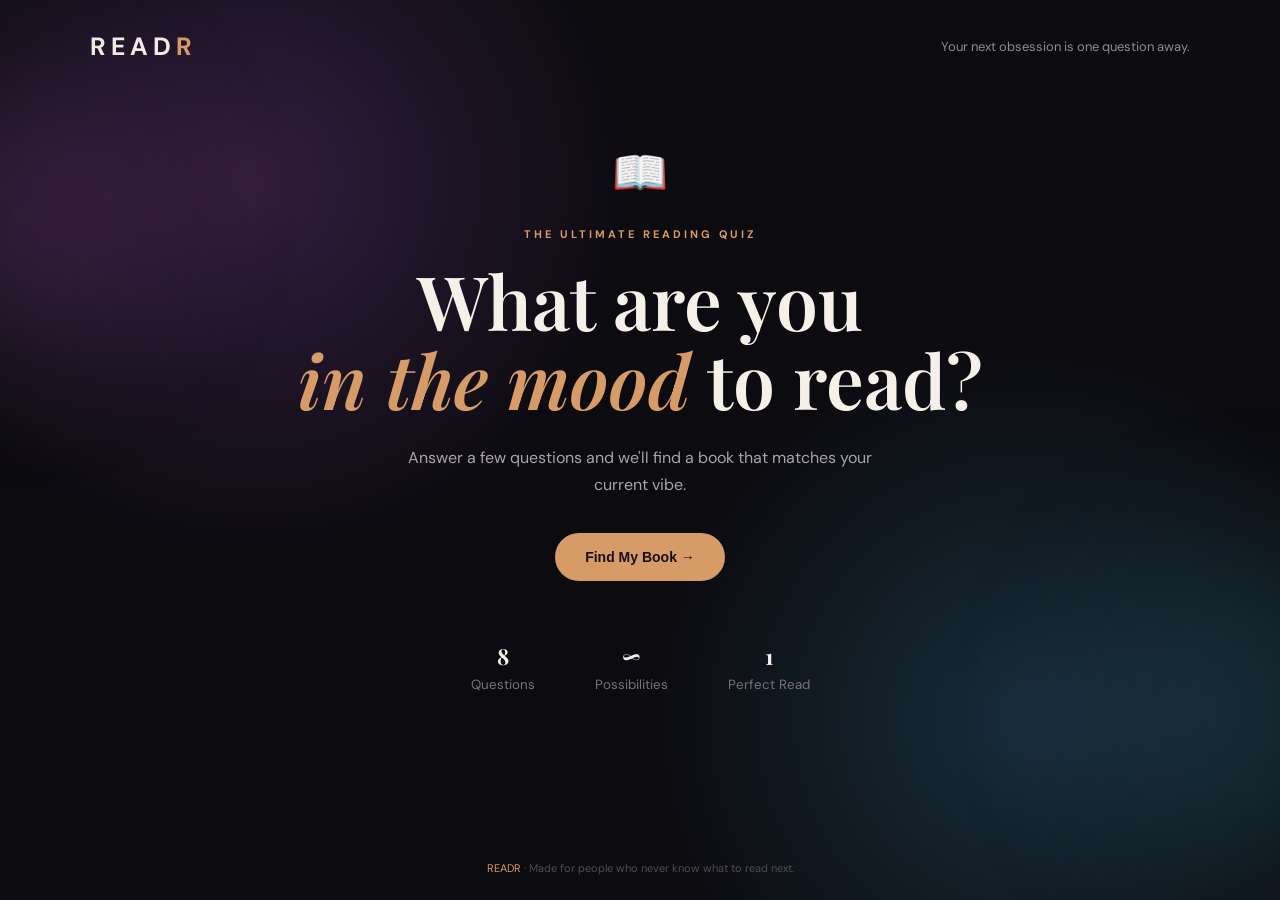
<file: bookquiz/index.html>
<!DOCTYPE html>
<html lang="en">
<head>
    <meta charset="UTF-8">
    <meta name="viewport" content="width=device-width, initial-scale=1.0">

    <title>READR — Find Your Next Read</title>

    <link rel="stylesheet" href="style.css">
</head>

<body>

    <!-- Background decorations -->
    <div class="orb orb1"></div>
    <div class="orb orb2"></div>

    <header>
        <div class="logo">READ<span>R</span></div>
        <p class="tagline">Your next obsession is one question away.</p>
    </header>

    <main>

        <!-- INTRO SCREEN -->
        <section id="intro" class="screen active">

            <div class="book-icon">📖</div>

            <p class="eyebrow">THE ULTIMATE READING QUIZ</p>

            <h1>
                What are you<br>
                <span>in the mood</span> to read?
            </h1>

            <p class="intro-text">
                Answer a few questions and we'll find a book
                that matches your current vibe.
            </p>

            <button id="startBtn" class="main-btn">
                Find My Book →
            </button>

            <div class="mini-stats">
                <div>
                    <strong>8</strong>
                    <small>Questions</small>
                </div>

                <div>
                    <strong>∞</strong>
                    <small>Possibilities</small>
                </div>

                <div>
                    <strong>1</strong>
                    <small>Perfect Read</small>
                </div>
            </div>

        </section>


        <!-- QUIZ SCREEN -->
        <section id="quiz" class="screen">

            <div class="quiz-top">

                <span id="questionNumber">01 / 08</span>

                <div class="progress-container">
                    <div id="progress"></div>
                </div>

            </div>

            <div class="question-card">

                <p id="questionCategory" class="eyebrow">
                    YOUR VIBE
                </p>

                <h2 id="question">
                    What kind of reading experience are you craving?
                </h2>

                <div id="answers" class="answers"></div>

            </div>

            <p class="hint">Choose the answer that feels most like you ✦</p>

        </section>


        <!-- RESULT SCREEN -->
        <section id="result" class="screen">

            <p class="eyebrow">YOUR MATCH</p>

            <h1>Your next read is...</h1>

            <div class="book-result">

                <div class="book-cover" id="bookCover">
                    <div class="cover-inner">
                        <span id="coverGenre">FICTION</span>
                        <h3 id="coverTitle">The Silent Patient</h3>
                        <small id="coverAuthor">Alex Michaelides</small>
                    </div>
                </div>

                <div class="book-info">

                    <div class="match">
                        <span id="matchPercent">98%</span>
                        MATCH
                    </div>

                    <h2 id="bookTitle">The Silent Patient</h2>

                    <p id="bookAuthor">by Alex Michaelides</p>

                    <div id="bookTags" class="tags"></div>

                    <p id="bookDescription" class="description">
                        A psychological mystery filled with secrets,
                        obsession and unexpected twists.
                    </p>

                </div>

            </div>

            <button id="restartBtn" class="main-btn">
                ↻ Take Quiz Again
            </button>

        </section>

    </main>

    <footer>
        <span>READR</span> · Made for people who never know what to read next.
    </footer>

    <script src="script.js"></script>

</body>
</html>
</file>
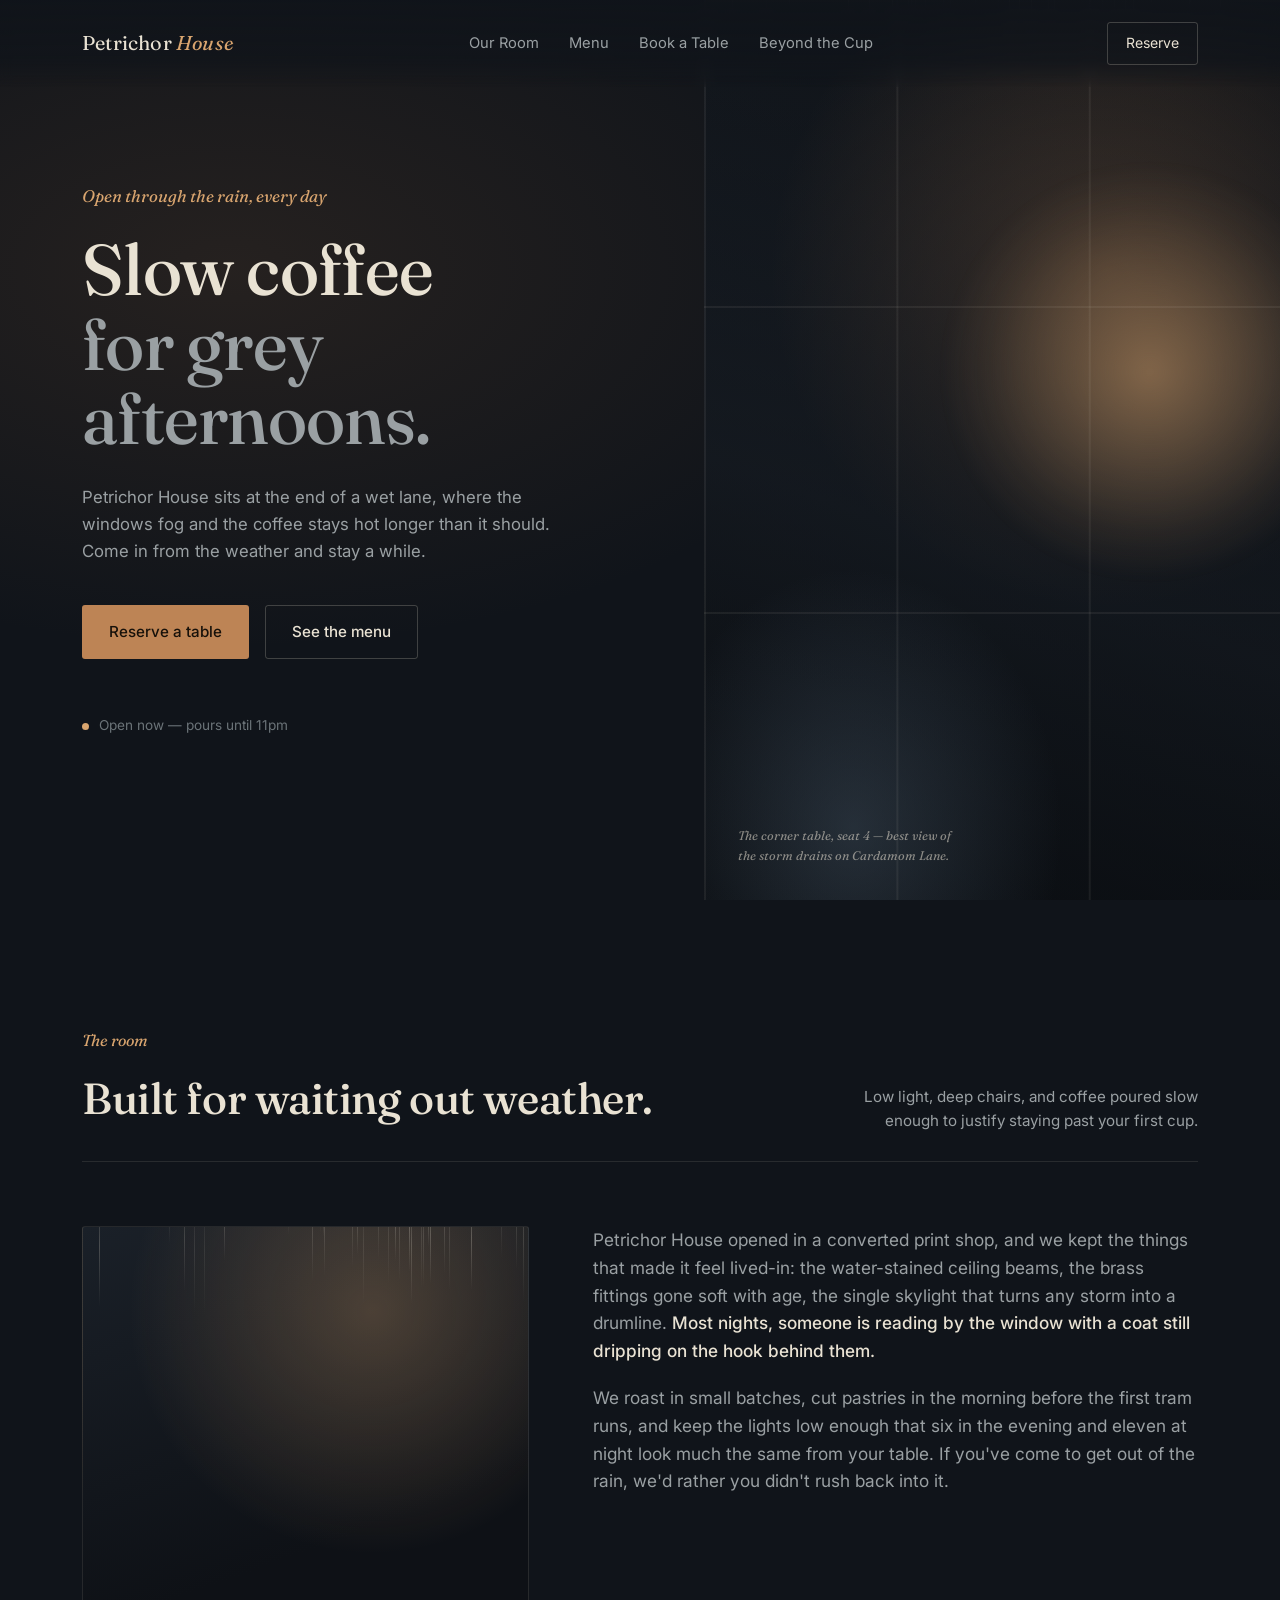
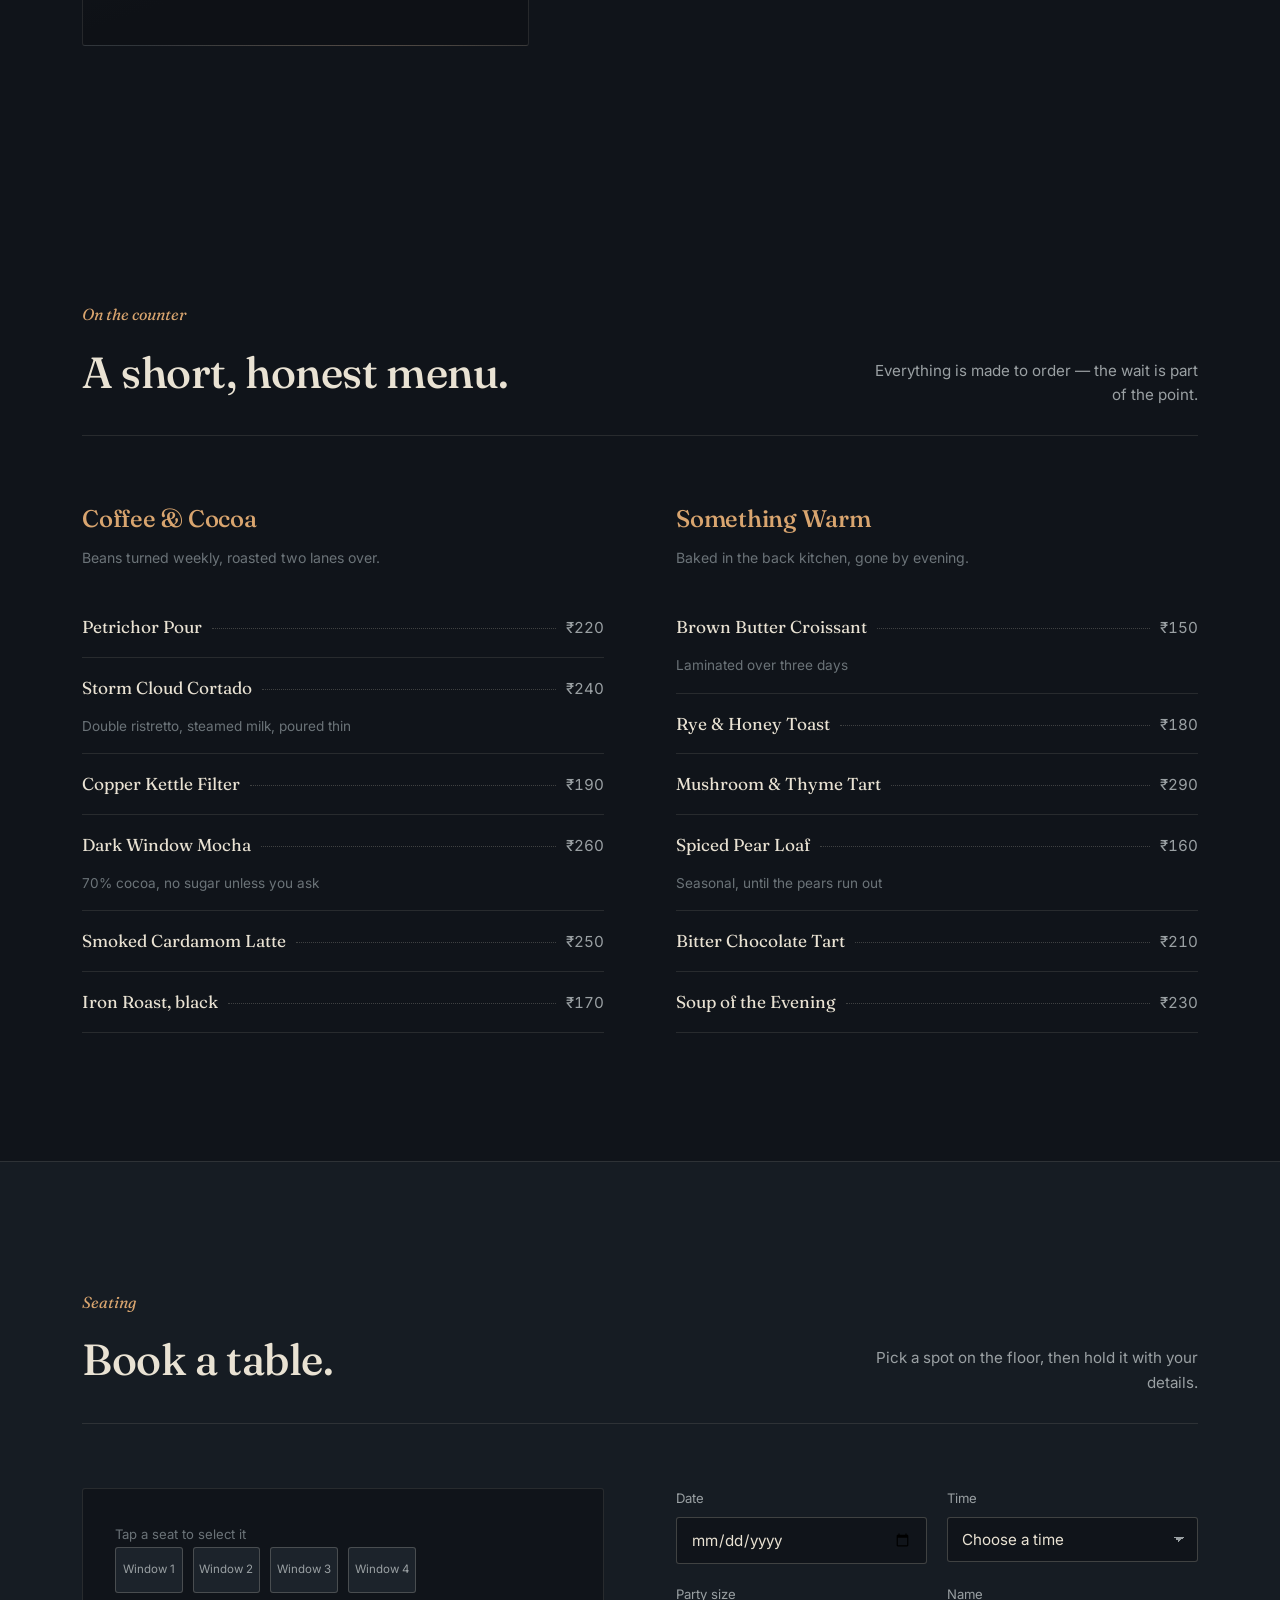
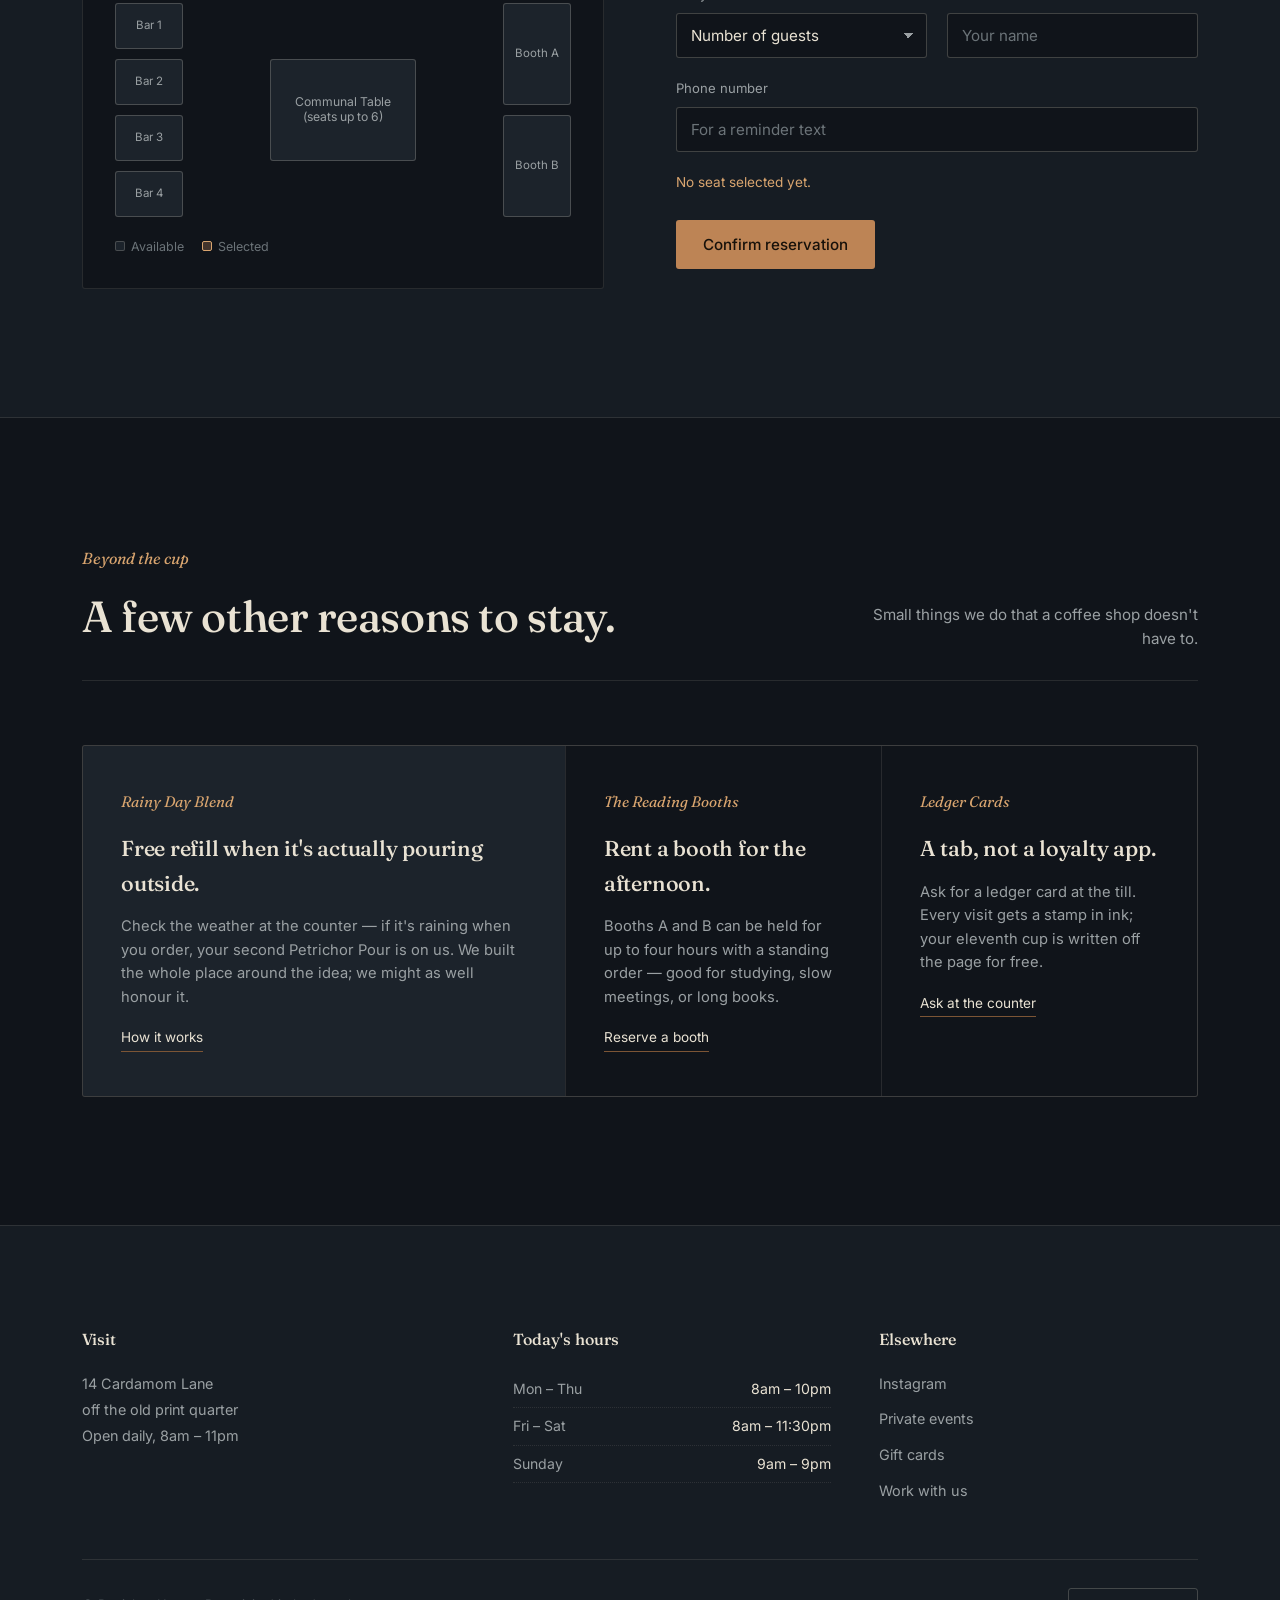
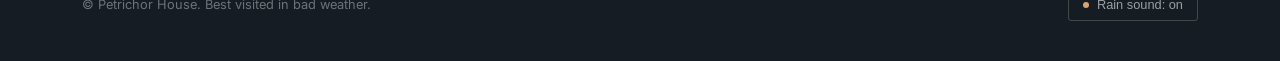
<file: cafe/index.html>
<!DOCTYPE html>
<html lang="en">
<head>
<meta charset="UTF-8">
<meta name="viewport" content="width=device-width, initial-scale=1.0">
<title>Petrichor House — A cafe for grey afternoons</title>
<link rel="preconnect" href="https://fonts.googleapis.com">
<link rel="preconnect" href="https://fonts.gstatic.com" crossorigin>
<link href="https://fonts.googleapis.com/css2?family=Fraunces:opsz,wght@9..144,300;9..144,400;9..144,500;9..144,600&family=Inter:wght@400;500;600&display=swap" rel="stylesheet">
<style>
  @import url('style.css');
</style>
</head>
<body>

<header class="site-nav">
  <div class="nav-inner">
    <a href="#top" class="nav-mark">Petrichor <em>House</em></a>
    <nav>
      <ul class="nav-links">
        <li><a href="#story">Our Room</a></li>
        <li><a href="#menu">Menu</a></li>
        <li><a href="#booking">Book a Table</a></li>
        <li><a href="#features">Beyond the Cup</a></li>
      </ul>
    </nav>
    <a href="#booking" class="nav-cta">Reserve</a>
  </div>
</header>

<main id="top">

  <!-- HERO -->
  <section class="hero" style="padding: 0;">
    <div class="hero-copy">
      <span class="hero-eyebrow">Open through the rain, every day</span>
      <h1>Slow coffee<br><span class="line2">for grey afternoons.</span></h1>
      <p class="hero-sub">Petrichor House sits at the end of a wet lane, where the windows fog and the coffee stays hot longer than it should. Come in from the weather and stay a while.</p>
      <div class="hero-actions">
        <a href="#booking" class="btn btn-primary">Reserve a table</a>
        <a href="#menu" class="btn btn-ghost">See the menu</a>
      </div>
      <div class="hero-hours"><span class="dot"></span> Open now — pours until 11pm</div>
    </div>
    <div class="hero-window">
      <div class="fog"></div>
      <div class="lamp-glow"></div>
      <div class="rain-field" id="heroRain"></div>
      <div class="window-mullion"></div>
      <p class="hero-caption">The corner table, seat 4 — best view of the storm drains on Cardamom Lane.</p>
    </div>
  </section>

  <!-- STORY -->
  <section id="story">
    <div class="wrap">
      <div class="section-head">
        <div>
          <span class="section-tag">The room</span>
          <h2>Built for waiting out weather.</h2>
        </div>
        <p>Low light, deep chairs, and coffee poured slow enough to justify staying past your first cup.</p>
      </div>
      <div class="story">
        <div class="story-figure">
          <div class="rain-field"></div>
        </div>
        <div class="story-text">
          <p>Petrichor House opened in a converted print shop, and we kept the things that made it feel lived-in: the water-stained ceiling beams, the brass fittings gone soft with age, the single skylight that turns any storm into a drumline. <strong>Most nights, someone is reading by the window with a coat still dripping on the hook behind them.</strong></p>
          <p>We roast in small batches, cut pastries in the morning before the first tram runs, and keep the lights low enough that six in the evening and eleven at night look much the same from your table. If you've come to get out of the rain, we'd rather you didn't rush back into it.</p>
        </div>
      </div>
    </div>
  </section>

  <!-- MENU -->
  <section id="menu">
    <div class="wrap">
      <div class="section-head">
        <div>
          <span class="section-tag">On the counter</span>
          <h2>A short, honest menu.</h2>
        </div>
        <p>Everything is made to order — the wait is part of the point.</p>
      </div>
      <div class="menu-grid">
        <div class="menu-col">
          <h3>Coffee &amp; Cocoa</h3>
          <span class="col-note">Beans turned weekly, roasted two lanes over.</span>

          <div class="menu-item"><span class="name">Petrichor Pour</span><span class="leader"></span><span class="price">₹220</span></div>
          <div class="menu-item wrap-desc"><span class="name">Storm Cloud Cortado</span><span class="leader"></span><span class="price">₹240</span><span class="desc">Double ristretto, steamed milk, poured thin</span></div>
          <div class="menu-item"><span class="name">Copper Kettle Filter</span><span class="leader"></span><span class="price">₹190</span></div>
          <div class="menu-item wrap-desc"><span class="name">Dark Window Mocha</span><span class="leader"></span><span class="price">₹260</span><span class="desc">70% cocoa, no sugar unless you ask</span></div>
          <div class="menu-item"><span class="name">Smoked Cardamom Latte</span><span class="leader"></span><span class="price">₹250</span></div>
          <div class="menu-item"><span class="name">Iron Roast, black</span><span class="leader"></span><span class="price">₹170</span></div>
        </div>
        <div class="menu-col">
          <h3>Something Warm</h3>
          <span class="col-note">Baked in the back kitchen, gone by evening.</span>

          <div class="menu-item wrap-desc"><span class="name">Brown Butter Croissant</span><span class="leader"></span><span class="price">₹150</span><span class="desc">Laminated over three days</span></div>
          <div class="menu-item"><span class="name">Rye &amp; Honey Toast</span><span class="leader"></span><span class="price">₹180</span></div>
          <div class="menu-item"><span class="name">Mushroom &amp; Thyme Tart</span><span class="leader"></span><span class="price">₹290</span></div>
          <div class="menu-item wrap-desc"><span class="name">Spiced Pear Loaf</span><span class="leader"></span><span class="price">₹160</span><span class="desc">Seasonal, until the pears run out</span></div>
          <div class="menu-item"><span class="name">Bitter Chocolate Tart</span><span class="leader"></span><span class="price">₹210</span></div>
          <div class="menu-item"><span class="name">Soup of the Evening</span><span class="leader"></span><span class="price">₹230</span></div>
        </div>
      </div>
    </div>
  </section>

  <!-- BOOKING -->
  <section id="booking" class="booking">
    <div class="wrap">
      <div class="section-head">
        <div>
          <span class="section-tag">Seating</span>
          <h2>Book a table.</h2>
        </div>
        <p>Pick a spot on the floor, then hold it with your details.</p>
      </div>

      <div class="booking-grid">
        <div class="floor">
          <span class="floor-label">Tap a seat to select it</span>
          <div class="floor-plan" id="floorPlan">
            <button type="button" class="seat window" style="grid-column:1" data-name="Window Seat 1">Window 1</button>
            <button type="button" class="seat window" style="grid-column:2" data-name="Window Seat 2">Window 2</button>
            <button type="button" class="seat window" style="grid-column:3" data-name="Window Seat 3">Window 3</button>
            <button type="button" class="seat window" style="grid-column:4" data-name="Window Seat 4">Window 4</button>
            <button type="button" class="seat bar" style="grid-row:2" data-name="Bar Stool 1">Bar 1</button>
            <button type="button" class="seat bar" style="grid-row:3" data-name="Bar Stool 2">Bar 2</button>
            <button type="button" class="seat bar" style="grid-row:4" data-name="Bar Stool 3">Bar 3</button>
            <button type="button" class="seat bar" style="grid-row:5" data-name="Bar Stool 4">Bar 4</button>
            <button type="button" class="seat communal" data-name="Communal Table">Communal Table<br>(seats up to 6)</button>
            <button type="button" class="seat booth" style="grid-row:2 / 4" data-name="Reading Booth A">Booth A</button>
            <button type="button" class="seat booth" style="grid-row:4 / 6" data-name="Reading Booth B">Booth B</button>
          </div>
          <div class="floor-key">
            <span><i></i> Available</span>
            <span><i class="on"></i> Selected</span>
          </div>
        </div>

        <div>
          <form class="booking-form" id="bookingForm">
            <div class="field-row">
              <div>
                <label for="date">Date</label>
                <input type="date" id="date" required>
              </div>
              <div>
                <label for="time">Time</label>
                <select id="time" required>
                  <option value="">Choose a time</option>
                  <option>5:00 PM</option>
                  <option>6:00 PM</option>
                  <option>7:00 PM</option>
                  <option>8:00 PM</option>
                  <option>9:00 PM</option>
                </select>
              </div>
            </div>
            <div class="field-row">
              <div>
                <label for="party">Party size</label>
                <select id="party" required>
                  <option value="">Number of guests</option>
                  <option>1 guest</option>
                  <option>2 guests</option>
                  <option>3 guests</option>
                  <option>4 guests</option>
                  <option>5–6 guests</option>
                </select>
              </div>
              <div>
                <label for="name">Name</label>
                <input type="text" id="name" placeholder="Your name" required>
              </div>
            </div>
            <div>
              <label for="phone">Phone number</label>
              <input type="tel" id="phone" placeholder="For a reminder text" required>
            </div>
            <p class="selection-note" id="selectionNote">No seat selected yet.</p>
            <button type="submit" class="btn btn-primary">Confirm reservation</button>
          </form>

          <div class="confirm" id="confirmBox">
            <h4>Table held.</h4>
            <p id="confirmText"></p>
          </div>
        </div>
      </div>
    </div>
  </section>

  <!-- FEATURES -->
  <section id="features">
    <div class="wrap">
      <div class="section-head">
        <div>
          <span class="section-tag">Beyond the cup</span>
          <h2>A few other reasons to stay.</h2>
        </div>
        <p>Small things we do that a coffee shop doesn't have to.</p>
      </div>

      <div class="features">
        <div class="feature">
          <span class="num">Rainy Day Blend</span>
          <h3>Free refill when it's actually pouring outside.</h3>
          <p>Check the weather at the counter — if it's raining when you order, your second Petrichor Pour is on us. We built the whole place around the idea; we might as well honour it.</p>
          <a href="#" class="feature-link">How it works</a>
        </div>
        <div class="feature">
          <span class="num">The Reading Booths</span>
          <h3>Rent a booth for the afternoon.</h3>
          <p>Booths A and B can be held for up to four hours with a standing order — good for studying, slow meetings, or long books.</p>
          <a href="#booking" class="feature-link">Reserve a booth</a>
        </div>
        <div class="feature">
          <span class="num">Ledger Cards</span>
          <h3>A tab, not a loyalty app.</h3>
          <p>Ask for a ledger card at the till. Every visit gets a stamp in ink; your eleventh cup is written off the page for free.</p>
          <a href="#" class="feature-link">Ask at the counter</a>
        </div>
      </div>
    </div>
  </section>

</main>

<footer>
  <div class="wrap">
    <div class="footer-grid">
      <div>
        <h4>Visit</h4>
        <address>
          14 Cardamom Lane<br>
          off the old print quarter<br>
          Open daily, 8am – 11pm
        </address>
      </div>
      <div>
        <h4>Today's hours</h4>
        <ul class="ledger">
          <li><span>Mon – Thu</span><span>8am – 10pm</span></li>
          <li><span>Fri – Sat</span><span>8am – 11:30pm</span></li>
          <li><span>Sunday</span><span>9am – 9pm</span></li>
        </ul>
      </div>
      <div>
        <h4>Elsewhere</h4>
        <ul class="footer-links">
          <li><a href="#">Instagram</a></li>
          <li><a href="#">Private events</a></li>
          <li><a href="#">Gift cards</a></li>
          <li><a href="#">Work with us</a></li>
        </ul>
      </div>
    </div>
    <div class="footer-bottom">
      <span>&copy; Petrichor House. Best visited in bad weather.</span>
      <button class="rain-toggle" id="rainToggle" aria-pressed="true">
        <span class="led"></span> Rain sound: on
      </button>
    </div>
  </div>
</footer>

<script>
  // Populate rain drops
  function seedRain(container, count){
    if(!container) return;
    const frag = document.createDocumentFragment();
    for(let i = 0; i < count; i++){
      const d = document.createElement('div');
      d.className = 'drop';
      const left = Math.random() * 100;
      const duration = 0.6 + Math.random() * 0.9;
      const delay = Math.random() * 2;
      const height = 40 + Math.random() * 90;
      const opacity = 0.25 + Math.random() * 0.5;
      d.style.left = left + '%';
      d.style.height = height + 'px';
      d.style.animationDuration = duration + 's';
      d.style.animationDelay = delay + 's';
      d.style.opacity = opacity;
      frag.appendChild(d);
    }
    container.appendChild(frag);
  }
  seedRain(document.getElementById('heroRain'), 70);
  document.querySelectorAll('.story-figure .rain-field').forEach(el => seedRain(el, 35));

  // Seat selection
  let selectedSeat = null;
  const seats = document.querySelectorAll('.seat');
  const note = document.getElementById('selectionNote');
  seats.forEach(seat => {
    seat.addEventListener('click', () => {
      seats.forEach(s => s.classList.remove('selected'));
      seat.classList.add('selected');
      selectedSeat = seat.dataset.name;
      note.textContent = 'Selected: ' + selectedSeat;
    });
  });

  // Booking form
  const form = document.getElementById('bookingForm');
  const confirmBox = document.getElementById('confirmBox');
  const confirmText = document.getElementById('confirmText');
  form.addEventListener('submit', (e) => {
    e.preventDefault();
    if(!selectedSeat){
      note.textContent = 'Choose a seat on the floor plan before confirming.';
      note.style.color = '#d98a6f';
      return;
    }
    const date = document.getElementById('date').value || 'a date to be confirmed';
    const time = document.getElementById('time').value || 'a time to be confirmed';
    const party = document.getElementById('party').value || 'your party';
    const name = document.getElementById('name').value || 'you';
    confirmText.textContent = `${name}, ${selectedSeat} is held for ${party} on ${date} at ${time}. We'll text a reminder before you head out into the rain.`;
    confirmBox.classList.add('show');
    confirmBox.scrollIntoView({ behavior: 'smooth', block: 'nearest' });
  });

  // Rain sound toggle (visual state only — no audio asset bundled)
  const rainToggle = document.getElementById('rainToggle');
  let rainOn = true;
  rainToggle.addEventListener('click', () => {
    rainOn = !rainOn;
    rainToggle.setAttribute('aria-pressed', String(rainOn));
    rainToggle.innerHTML = `<span class="led" style="background:${rainOn ? 'var(--copper-bright)' : 'var(--ink-faint)'}"></span> Rain sound: ${rainOn ? 'on' : 'off'}`;
    document.querySelectorAll('.rain-field').forEach(el => {
      el.style.opacity = rainOn ? '1' : '0';
      el.style.transition = 'opacity 0.6s ease';
    });
  });
</script>

</body>
</html>
</file>
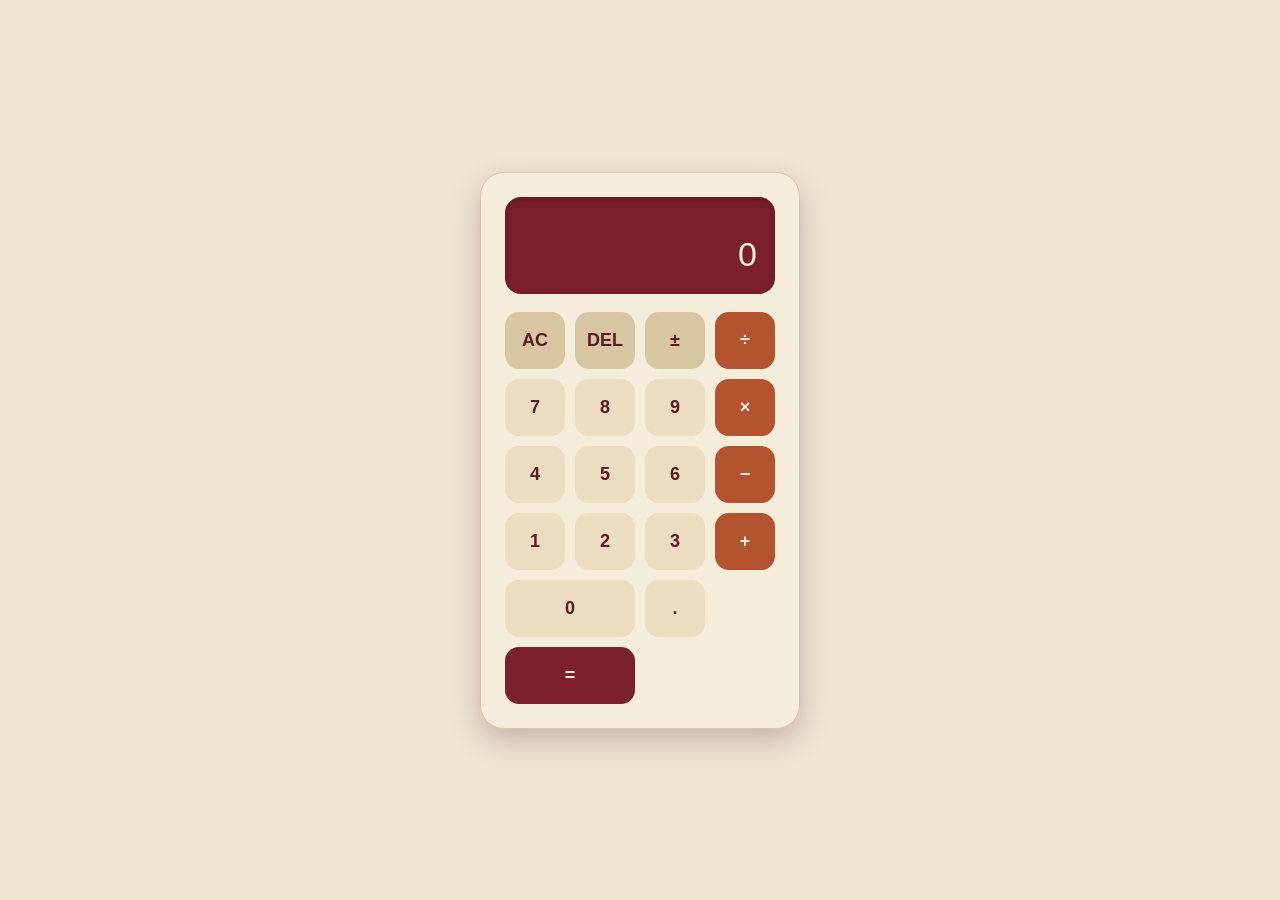
<file: calcisimple/index.html>
<!DOCTYPE html>
<html lang="en">
<head>
<meta charset="UTF-8">
<title>Calculator</title>
<style>
  * { box-sizing: border-box; }
  body {
    margin: 0;
    min-height: 100vh;
    display: flex;
    align-items: center;
    justify-content: center;
    background: #f0e6d2;
    font-family: 'Segoe UI', Arial, sans-serif;
  }
  .calc {
    background: #f5ecd9;
    border-radius: 24px;
    padding: 24px;
    width: 320px;
    box-shadow: 0 12px 30px rgba(93, 24, 33, 0.25);
    border: 1px solid #d8c6a3;
  }
  .display {
    background: #7a1f2b;
    color: #f5ecd9;
    border-radius: 16px;
    padding: 20px 18px;
    text-align: right;
    margin-bottom: 18px;
    min-height: 76px;
    display: flex;
    flex-direction: column;
    justify-content: flex-end;
    box-shadow: inset 0 2px 6px rgba(0,0,0,0.25);
  }
  .prev {
    font-size: 14px;
    opacity: 0.7;
    min-height: 18px;
    word-break: break-all;
  }
  .current {
    font-size: 34px;
    font-weight: 500;
    word-break: break-all;
  }
  .grid {
    display: grid;
    grid-template-columns: repeat(4, 1fr);
    gap: 10px;
  }
  button {
    border: none;
    border-radius: 14px;
    padding: 18px 0;
    font-size: 18px;
    font-weight: 600;
    cursor: pointer;
    transition: transform 0.08s ease, filter 0.15s ease;
    background: #ecdcc0;
    color: #5d1821;
  }
  button:active { transform: scale(0.94); }
  button:hover { filter: brightness(0.96); }

  .op {
    background: #b3532f;
    color: #f5ecd9;
  }
  .op:hover { filter: brightness(1.08); }

  .equals {
    background: #7a1f2b;
    color: #f5ecd9;
    grid-column: span 2;
  }
  .equals:hover { filter: brightness(1.1); }

  .func {
    background: #d8c6a3;
    color: #5d1821;
  }

  .zero { grid-column: span 2; }
</style>
</head>
<body>

<div class="calc">
  <div class="display">
    <div class="prev" id="prev"></div>
    <div class="current" id="current">0</div>
  </div>
  <div class="grid">
    <button class="func" onclick="clearAll()">AC</button>
    <button class="func" onclick="deleteLast()">DEL</button>
    <button class="func" onclick="toggleSign()">&plusmn;</button>
    <button class="op" onclick="chooseOp('div')">&divide;</button>

    <button onclick="appendNum('7')">7</button>
    <button onclick="appendNum('8')">8</button>
    <button onclick="appendNum('9')">9</button>
    <button class="op" onclick="chooseOp('mul')">&times;</button>

    <button onclick="appendNum('4')">4</button>
    <button onclick="appendNum('5')">5</button>
    <button onclick="appendNum('6')">6</button>
    <button class="op" onclick="chooseOp('sub')">&minus;</button>

    <button onclick="appendNum('1')">1</button>
    <button onclick="appendNum('2')">2</button>
    <button onclick="appendNum('3')">3</button>
    <button class="op" onclick="chooseOp('add')">+</button>

    <button class="zero" onclick="appendNum('0')">0</button>
    <button onclick="appendNum('.')">.</button>
    <button class="equals" onclick="calculate()">=</button>
  </div>
</div>

<script>
var opSymbols = { add: '+', sub: '\u2212', mul: '\u00d7', div: '\u00f7' };
let current = '0';
let prev = '';
let operator = null;
let resetNext = false;

const currentEl = document.getElementById('current');
const prevEl = document.getElementById('prev');

function updateDisplay() {
  currentEl.textContent = current;
  prevEl.textContent = prev;
}

function appendNum(n) {
  if (resetNext) {
    current = '0';
    resetNext = false;
  }
  if (n === '.' && current.includes('.')) return;
  if (current === '0' && n !== '.') {
    current = n;
  } else {
    current += n;
  }
  updateDisplay();
}

function chooseOp(op) {
  if (operator && !resetNext) {
    calculate();
  }
  prev = current + ' ' + opSymbols[op];
  operator = op;
  resetNext = true;
  updateDisplay();
}

function calculate() {
  if (!operator) return;
  const a = parseFloat(prev);
  const b = parseFloat(current);
  let result;
  switch (operator) {
    case 'add': result = a + b; break;
    case 'sub': result = a - b; break;
    case 'mul': result = a * b; break;
    case 'div': result = b === 0 ? NaN : a / b; break;
  }
  result = Math.round(result * 1e10) / 1e10;
  current = isNaN(result) ? 'Error' : result.toString();
  prev = '';
  operator = null;
  resetNext = true;
  updateDisplay();
}

function clearAll() {
  current = '0';
  prev = '';
  operator = null;
  resetNext = false;
  updateDisplay();
}

function deleteLast() {
  if (resetNext) return;
  current = current.length > 1 ? current.slice(0, -1) : '0';
  updateDisplay();
}

function toggleSign() {
  if (current === '0') return;
  current = current.startsWith('-') ? current.slice(1) : '-' + current;
  updateDisplay();
}
</script>

</body>
</html>
</file>
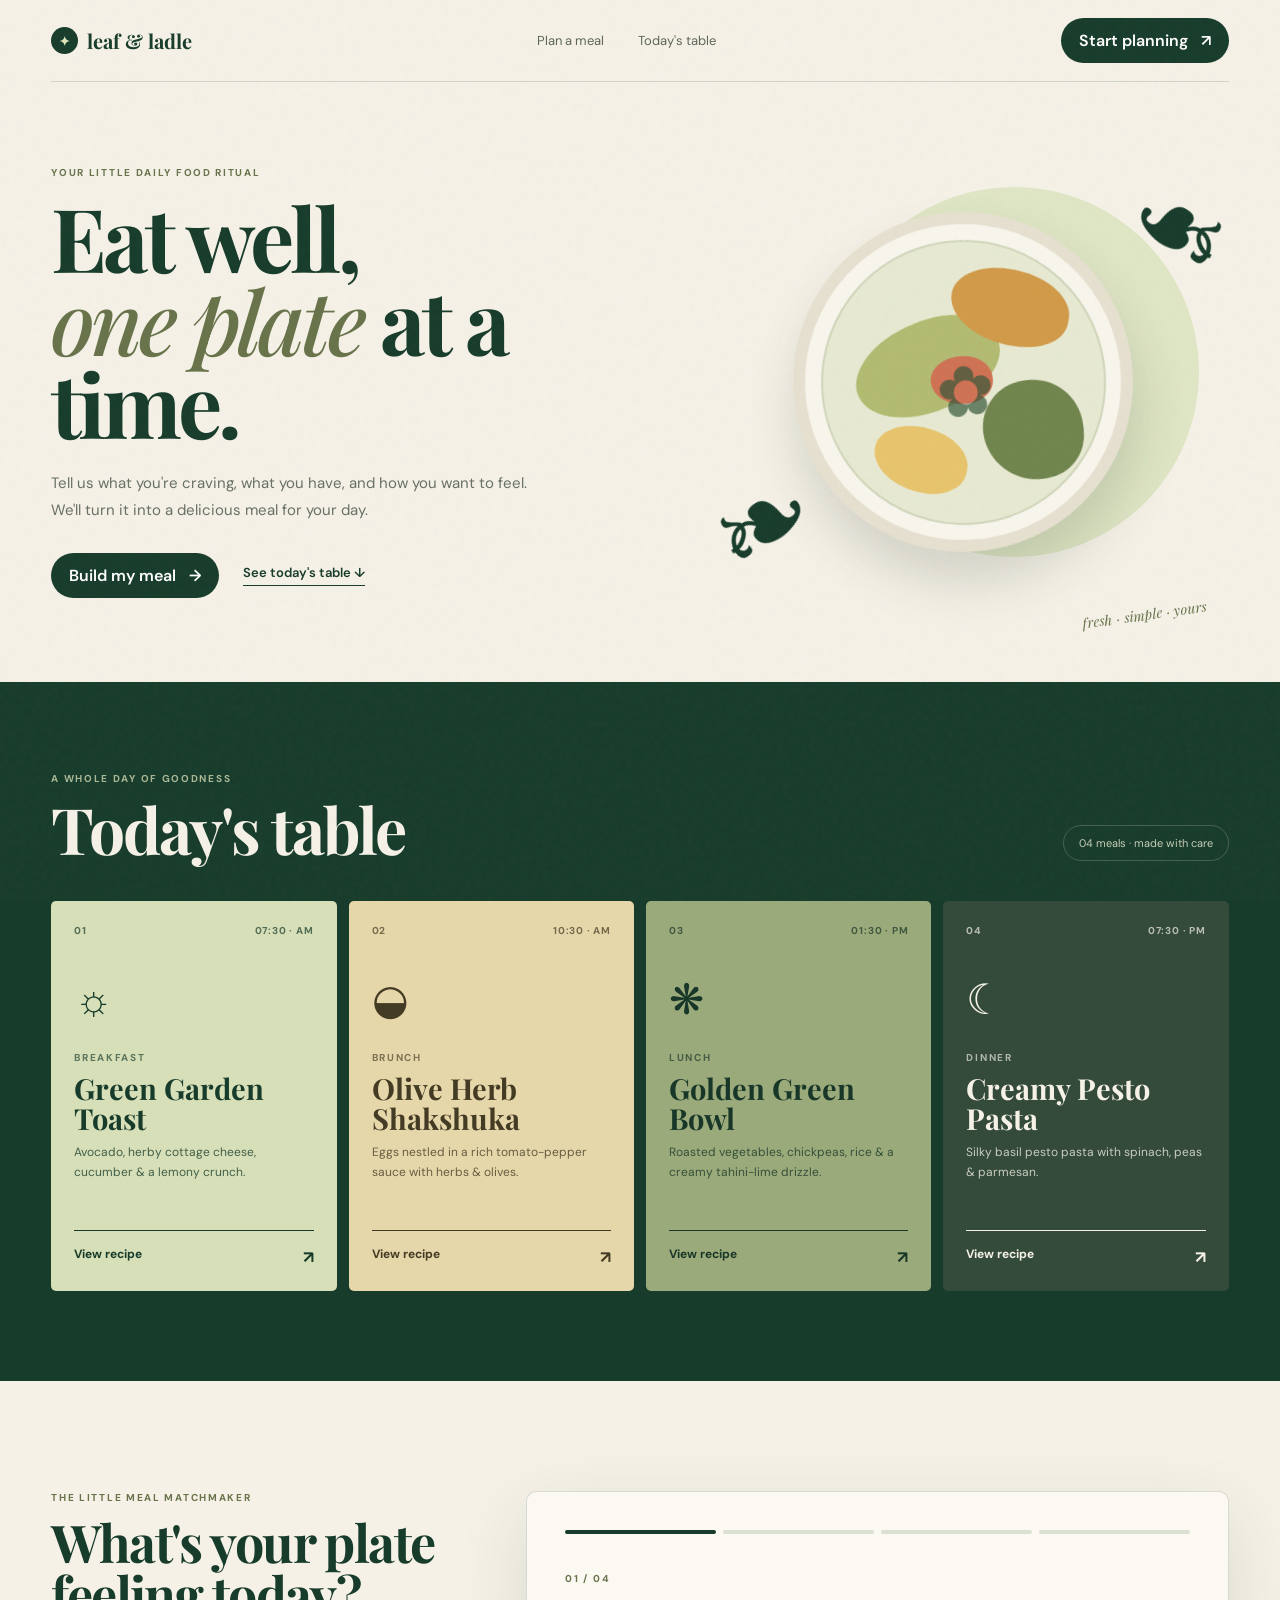
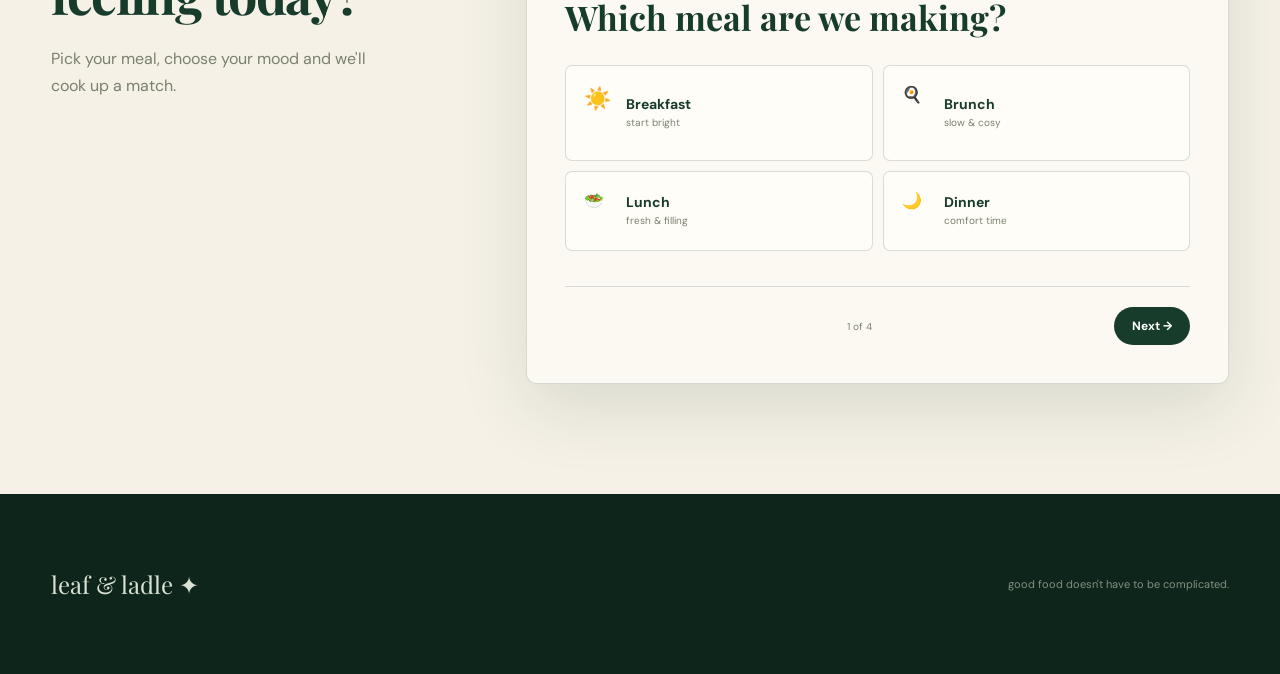
<file: menu/index.html>
<!DOCTYPE html>
<html lang="en">
<head>
  <meta charset="UTF-8">
  <meta name="viewport" content="width=device-width, initial-scale=1.0">
  <title>Leaf & Ladle — Meals of the Day</title>
  <link rel="preconnect" href="https://fonts.googleapis.com">
  <link rel="preconnect" href="https://fonts.gstatic.com" crossorigin>
  <link href="https://fonts.googleapis.com/css2?family=DM+Sans:wght@400;500;600;700&family=Playfair+Display:wght@500;600;700&display=swap" rel="stylesheet">
  <link rel="stylesheet" href="style.css">
</head>

<body>
  <div class="grain"></div>

  <header class="navbar">
    <a class="logo" href="#home">
      <span class="logo-leaf">✦</span>
      <span>leaf & ladle</span>
    </a>
    <nav>
      <a href="#planner">Plan a meal</a>
      <a href="#day">Today's table</a>
    </nav>
    <button class="mini-btn" onclick="scrollToPlanner()">Start planning <span>↗</span></button>
  </header>

  <main>
    <section class="hero" id="home">
      <div class="hero-copy">
        <p class="eyebrow">YOUR LITTLE DAILY FOOD RITUAL</p>
        <h1>Eat well,<br><em>one plate</em> at a time.</h1>
        <p class="hero-text">
          Tell us what you're craving, what you have, and how you want to feel.
          We'll turn it into a delicious meal for your day.
        </p>
        <div class="hero-actions">
          <button class="primary-btn" onclick="scrollToPlanner()">Build my meal <span>→</span></button>
          <a class="text-link" href="#day">See today's table ↓</a>
        </div>
      </div>

      <div class="hero-art">
        <div class="sun"></div>
        <div class="leaf leaf-1">❧</div>
        <div class="leaf leaf-2">❧</div>
        <div class="plate">
          <div class="plate-inner">
            <span class="food food-1"></span>
            <span class="food food-2"></span>
            <span class="food food-3"></span>
            <span class="food food-4"></span>
            <span class="food food-5"></span>
            <span class="herb">✿</span>
          </div>
        </div>
        <span class="art-label">fresh · simple · yours</span>
      </div>
    </section>

    <section class="day-section" id="day">
      <div class="section-heading">
        <div>
          <p class="eyebrow">A WHOLE DAY OF GOODNESS</p>
          <h2>Today's table</h2>
        </div>
        <span class="date-pill">04 meals · made with care</span>
      </div>

      <div class="meal-grid">
        <article class="meal-card breakfast">
          <div class="meal-top">
            <span class="meal-number">01</span>
            <span class="meal-time">07:30 · AM</span>
          </div>
          <div class="meal-icon">☼</div>
          <p class="meal-type">BREAKFAST</p>
          <h3>Green Garden Toast</h3>
          <p>Avocado, herby cottage cheese, cucumber & a lemony crunch.</p>
          <button onclick="openRecipe('breakfast')">View recipe <span>↗</span></button>
        </article>

        <article class="meal-card brunch">
          <div class="meal-top">
            <span class="meal-number">02</span>
            <span class="meal-time">10:30 · AM</span>
          </div>
          <div class="meal-icon">◒</div>
          <p class="meal-type">BRUNCH</p>
          <h3>Olive Herb Shakshuka</h3>
          <p>Eggs nestled in a rich tomato-pepper sauce with herbs & olives.</p>
          <button onclick="openRecipe('brunch')">View recipe <span>↗</span></button>
        </article>

        <article class="meal-card lunch">
          <div class="meal-top">
            <span class="meal-number">03</span>
            <span class="meal-time">01:30 · PM</span>
          </div>
          <div class="meal-icon">❋</div>
          <p class="meal-type">LUNCH</p>
          <h3>Golden Green Bowl</h3>
          <p>Roasted vegetables, chickpeas, rice & a creamy tahini-lime drizzle.</p>
          <button onclick="openRecipe('lunch')">View recipe <span>↗</span></button>
        </article>

        <article class="meal-card dinner">
          <div class="meal-top">
            <span class="meal-number">04</span>
            <span class="meal-time">07:30 · PM</span>
          </div>
          <div class="meal-icon">☾</div>
          <p class="meal-type">DINNER</p>
          <h3>Creamy Pesto Pasta</h3>
          <p>Silky basil pesto pasta with spinach, peas & parmesan.</p>
          <button onclick="openRecipe('dinner')">View recipe <span>↗</span></button>
        </article>
      </div>
    </section>

    <section class="planner-section" id="planner">
      <div class="planner-intro">
        <p class="eyebrow">THE LITTLE MEAL MATCHMAKER</p>
        <h2>What's your plate<br>feeling today?</h2>
        <p>Pick your meal, choose your mood and we'll cook up a match.</p>
      </div>

      <div class="planner">
        <div class="progress">
          <span class="progress-dot active"></span>
          <span></span>
          <span></span>
          <span></span>
        </div>

        <div class="question active-question" data-step="1">
          <p class="step-label">01 / 04</p>
          <h3>Which meal are we making?</h3>
          <div class="options meal-options">
            <button data-value="breakfast">☀️ <b>Breakfast</b><small>start bright</small></button>
            <button data-value="brunch">🍳 <b>Brunch</b><small>slow & cosy</small></button>
            <button data-value="lunch">🥗 <b>Lunch</b><small>fresh & filling</small></button>
            <button data-value="dinner">🌙 <b>Dinner</b><small>comfort time</small></button>
          </div>
        </div>

        <div class="question" data-step="2">
          <p class="step-label">02 / 04</p>
          <h3>What veggies sound good?</h3>
          <div class="options chip-options">
            <button data-value="leafy">🥬 Leafy greens</button>
            <button data-value="roasted">🥕 Roasty & earthy</button>
            <button data-value="crunchy">🥒 Fresh & crunchy</button>
            <button data-value="mixed">🌱 A little of everything</button>
          </div>
        </div>

        <div class="question" data-step="3">
          <p class="step-label">03 / 04</p>
          <h3>What kind of taste?</h3>
          <div class="options chip-options">
            <button data-value="creamy">♡ Creamy & cosy</button>
            <button data-value="fresh">✿ Fresh & zesty</button>
            <button data-value="spicy">♨ A little spicy</button>
            <button data-value="savory">✦ Rich & savoury</button>
          </div>
        </div>

        <div class="question" data-step="4">
          <p class="step-label">04 / 04</p>
          <h3>How do you want it to feel?</h3>
          <div class="options chip-options">
            <button data-value="healthy">🌿 Nourishing</button>
            <button data-value="comfort">🫶 Comforting</button>
            <button data-value="quick">⚡ Quick & easy</button>
            <button data-value="balanced">☁ Balanced</button>
          </div>
        </div>

        <div class="planner-nav">
          <button class="back-btn" onclick="previousStep()">← Back</button>
          <span class="step-counter">1 of 4</span>
          <button class="next-btn" onclick="nextStep()">Next →</button>
        </div>
      </div>
    </section>

    <section class="result-section hidden" id="result">
      <div class="result-card">
        <div class="result-stamp">YOUR MATCH ✦</div>
        <p class="eyebrow">THE KITCHEN HAS SPOKEN</p>
        <h2 id="resultTitle">Your perfect plate</h2>
        <p id="resultDescription"></p>
        <div class="result-meta">
          <span id="resultTime">⏱ 25 min</span>
          <span id="resultTag">🌿 nourishing</span>
          <span>♡ beginner-friendly</span>
        </div>
        <button class="primary-btn" id="recipeButton">Show me the recipe <span>↗</span></button>
        <button class="restart-btn" onclick="restartPlanner()">Start over</button>
      </div>
    </section>
  </main>

  <div class="recipe-modal hidden" id="recipeModal">
    <div class="modal-backdrop" onclick="closeRecipe()"></div>
    <div class="recipe-window">
      <button class="close-btn" onclick="closeRecipe()">×</button>
      <div class="recipe-heading">
        <p class="eyebrow" id="recipeMealType">RECIPE</p>
        <h2 id="recipeTitle">Recipe title</h2>
        <p id="recipeIntro"></p>
        <div class="recipe-stats">
          <span id="recipeTime">⏱ 25 min</span>
          <span id="recipeServes">◉ 2 servings</span>
          <span>♡ easy</span>
        </div>
      </div>

      <div class="recipe-content">
        <div>
          <h3>What you'll need</h3>
          <ul id="ingredients"></ul>
        </div>
        <div>
          <h3>Let's make it</h3>
          <ol id="steps"></ol>
        </div>
      </div>
    </div>
  </div>

  <footer>
    <div class="footer-logo">leaf & ladle ✦</div>
    <p>good food doesn't have to be complicated.</p>
  </footer>

  <script src="script.js"></script>
</body>
</html>
</file>
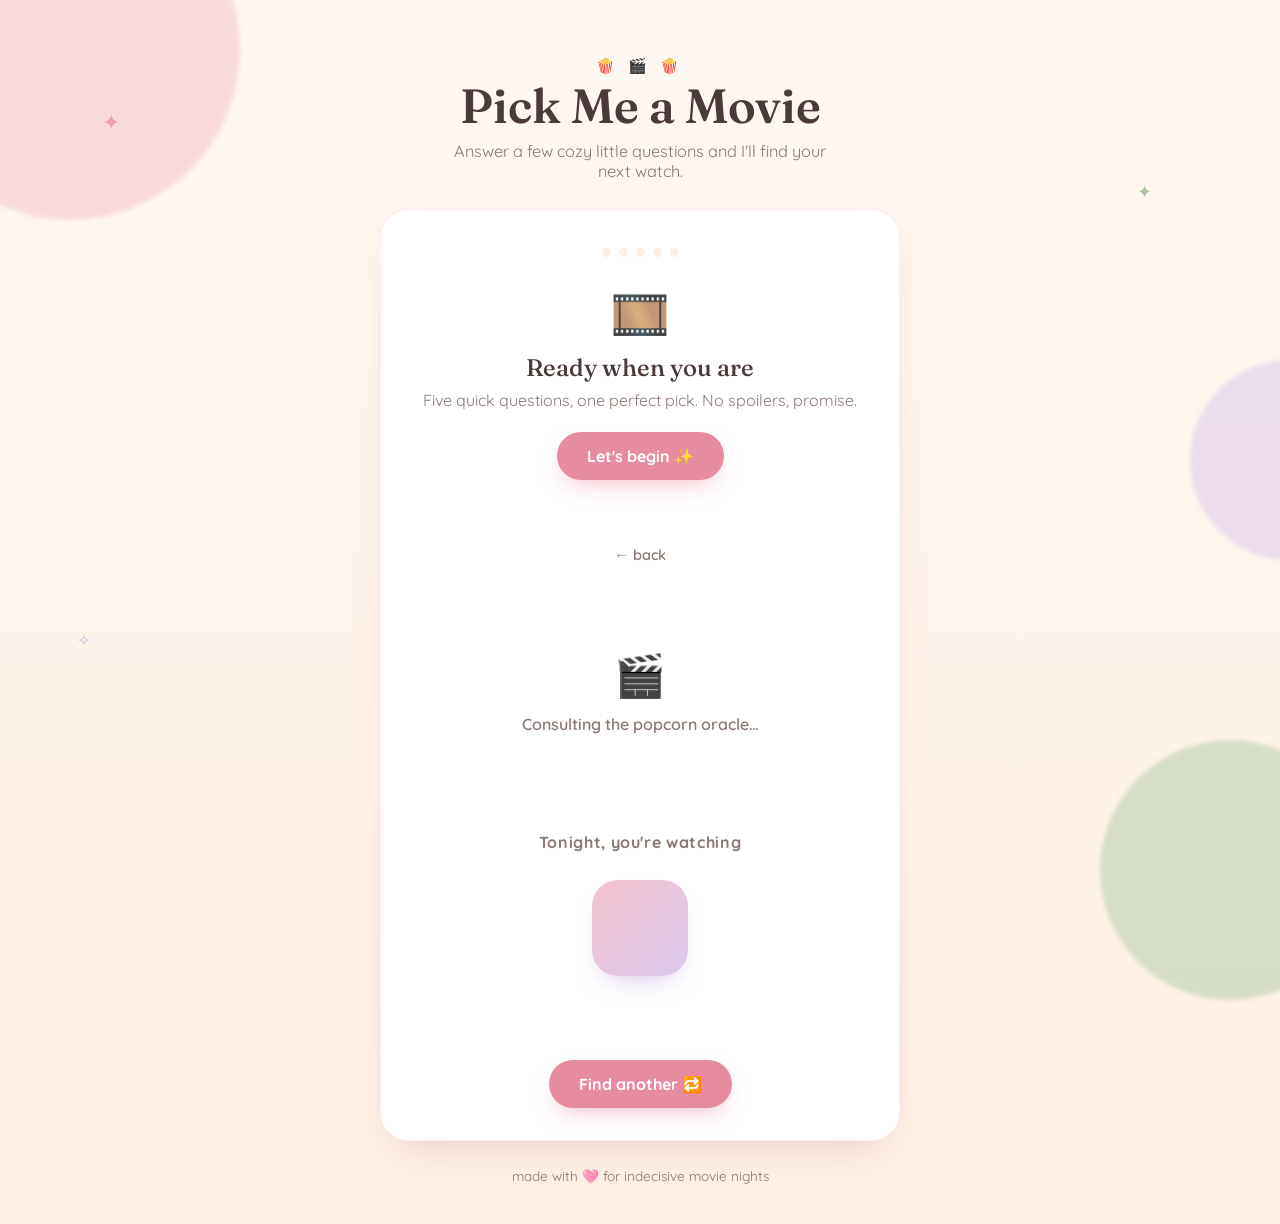
<file: moviequiz/index.html>
<!DOCTYPE html>
<html lang="en">
<head>
<meta charset="UTF-8" />
<meta name="viewport" content="width=device-width, initial-scale=1.0" />
<title>Pick Me a Movie 🎀</title>
<link rel="preconnect" href="https://fonts.googleapis.com">
<link rel="preconnect" href="https://fonts.gstatic.com" crossorigin>
<link href="https://fonts.googleapis.com/css2?family=Fraunces:ital,opsz,wght@0,9..144,400;0,9..144,500;0,9..144,600;1,9..144,500&family=Quicksand:wght@400;500;600;700&display=swap" rel="stylesheet">
<link rel="stylesheet" href="style.css" />
</head>
<body>

  <!-- floating decorative blobs -->
  <div class="blob blob--rose" aria-hidden="true"></div>
  <div class="blob blob--sage" aria-hidden="true"></div>
  <div class="blob blob--lavender" aria-hidden="true"></div>
  <div class="sparkle sparkle--1" aria-hidden="true">✦</div>
  <div class="sparkle sparkle--2" aria-hidden="true">✧</div>
  <div class="sparkle sparkle--3" aria-hidden="true">✦</div>

  <main class="stage">

    <header class="masthead">
      <p class="eyebrow-emoji">🍿 🎬 🍿</p>
      <h1>Pick Me a Movie</h1>
      <p class="subhead">Answer a few cozy little questions and I'll find your next watch.</p>
    </header>

    <section class="card" id="quiz-card">

      <!-- progress dots -->
      <div class="progress" id="progress" role="progressbar" aria-valuemin="1" aria-valuemax="5" aria-valuenow="1"></div>

      <!-- START PANEL -->
      <div class="panel panel--start" id="panel-start" data-panel>
        <div class="start-visual" aria-hidden="true">🎞️</div>
        <h2>Ready when you are</h2>
        <p>Five quick questions, one perfect pick. No spoilers, promise.</p>
        <button class="btn btn--primary" id="start-btn" type="button">Let's begin ✨</button>
      </div>

      <!-- QUESTION PANEL (template driven, filled by JS) -->
      <div class="panel panel--question" id="panel-question" data-panel hidden>
        <p class="q-count" id="q-count"></p>
        <h2 id="q-title"></h2>
        <div class="options" id="q-options"></div>
        <button class="btn btn--ghost" id="back-btn" type="button">← back</button>
      </div>

      <!-- LOADING PANEL -->
      <div class="panel panel--loading" id="panel-loading" data-panel hidden>
        <div class="loading-reel" aria-hidden="true">🎬</div>
        <p id="loading-text">Consulting the popcorn oracle…</p>
      </div>

      <!-- RESULT PANEL -->
      <div class="panel panel--result" id="panel-result" data-panel hidden>
        <p class="result-eyebrow">Tonight, you're watching</p>
        <div class="result-poster" id="result-emoji" aria-hidden="true"></div>
        <h2 id="result-title"></h2>
        <p class="result-meta" id="result-meta"></p>
        <p class="result-blurb" id="result-blurb"></p>
        <div class="result-tags" id="result-tags"></div>
        <div class="result-actions">
          <button class="btn btn--primary" id="restart-btn" type="button">Find another 🔁</button>
        </div>
      </div>

    </section>

    <footer class="foot-note">
      <p>made with 🩷 for indecisive movie nights</p>
    </footer>

  </main>

<script src="script.js"></script>
</body>
</html>
</file>
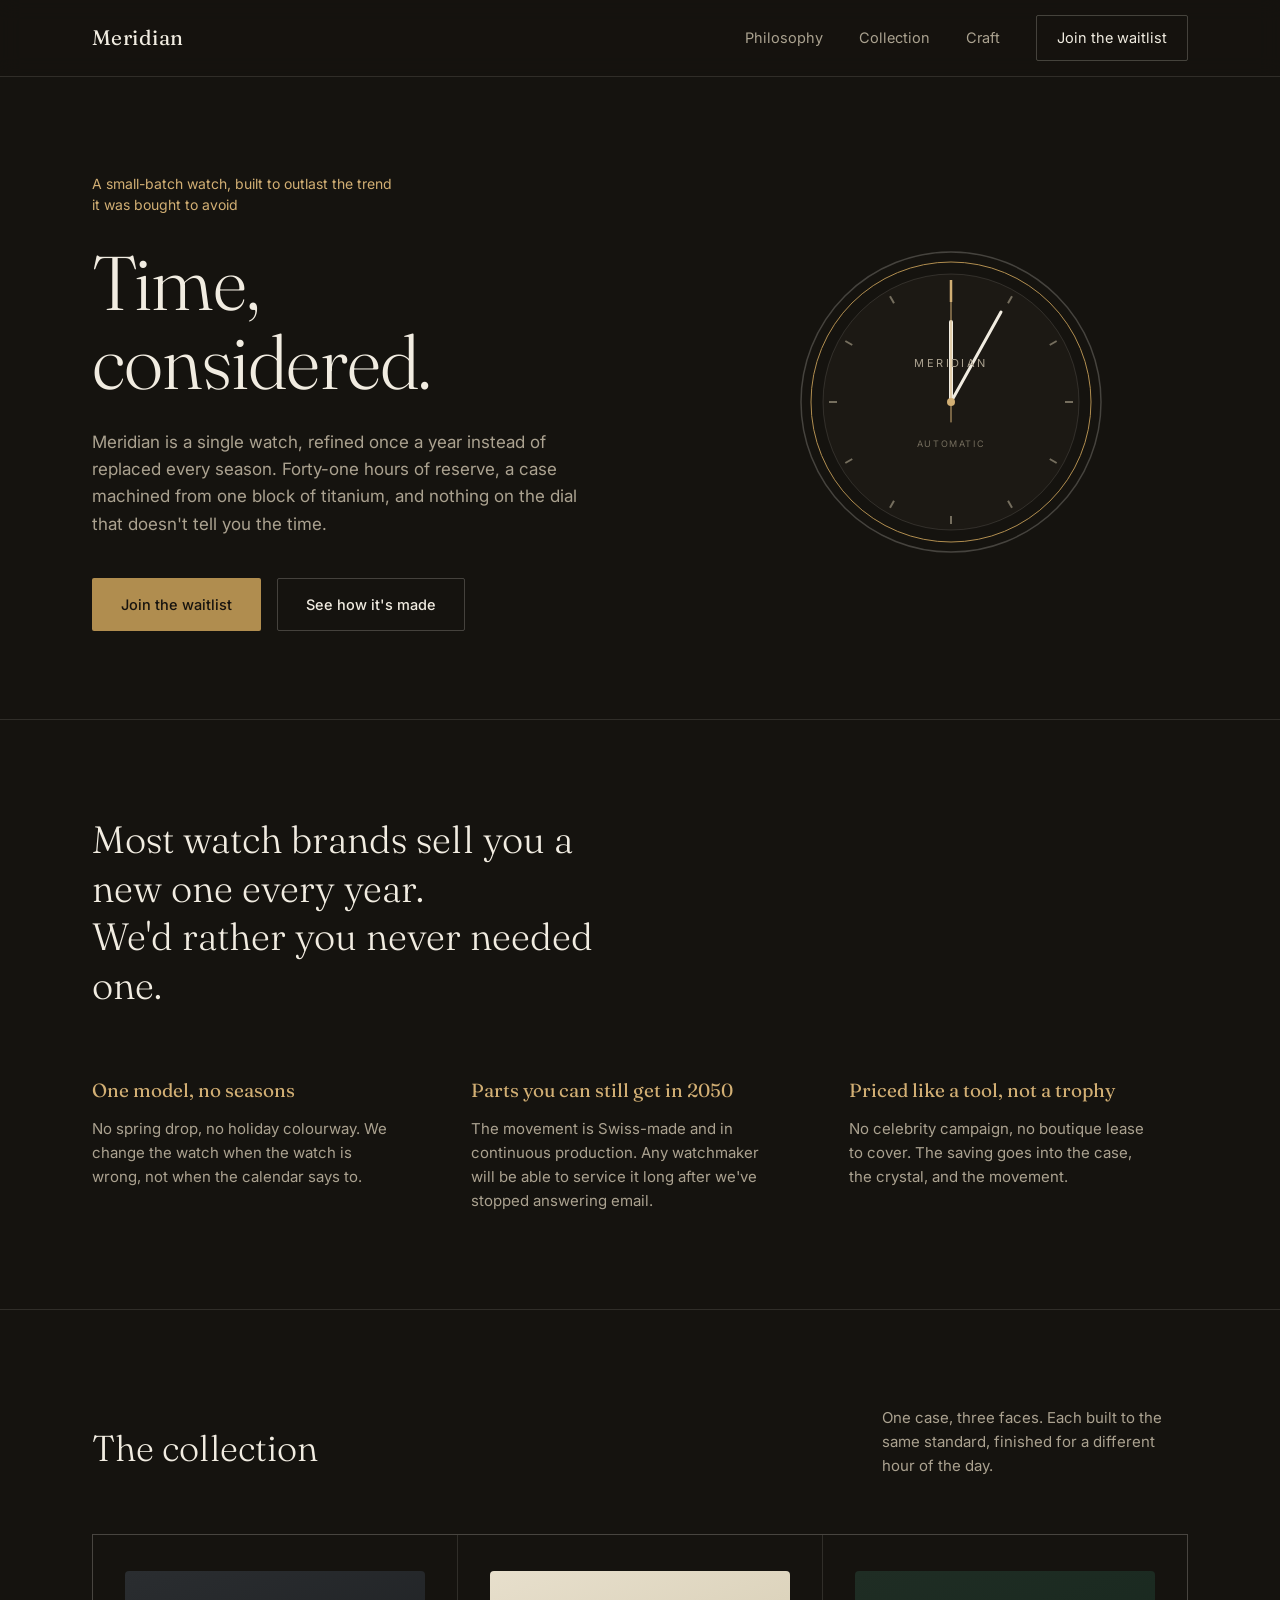
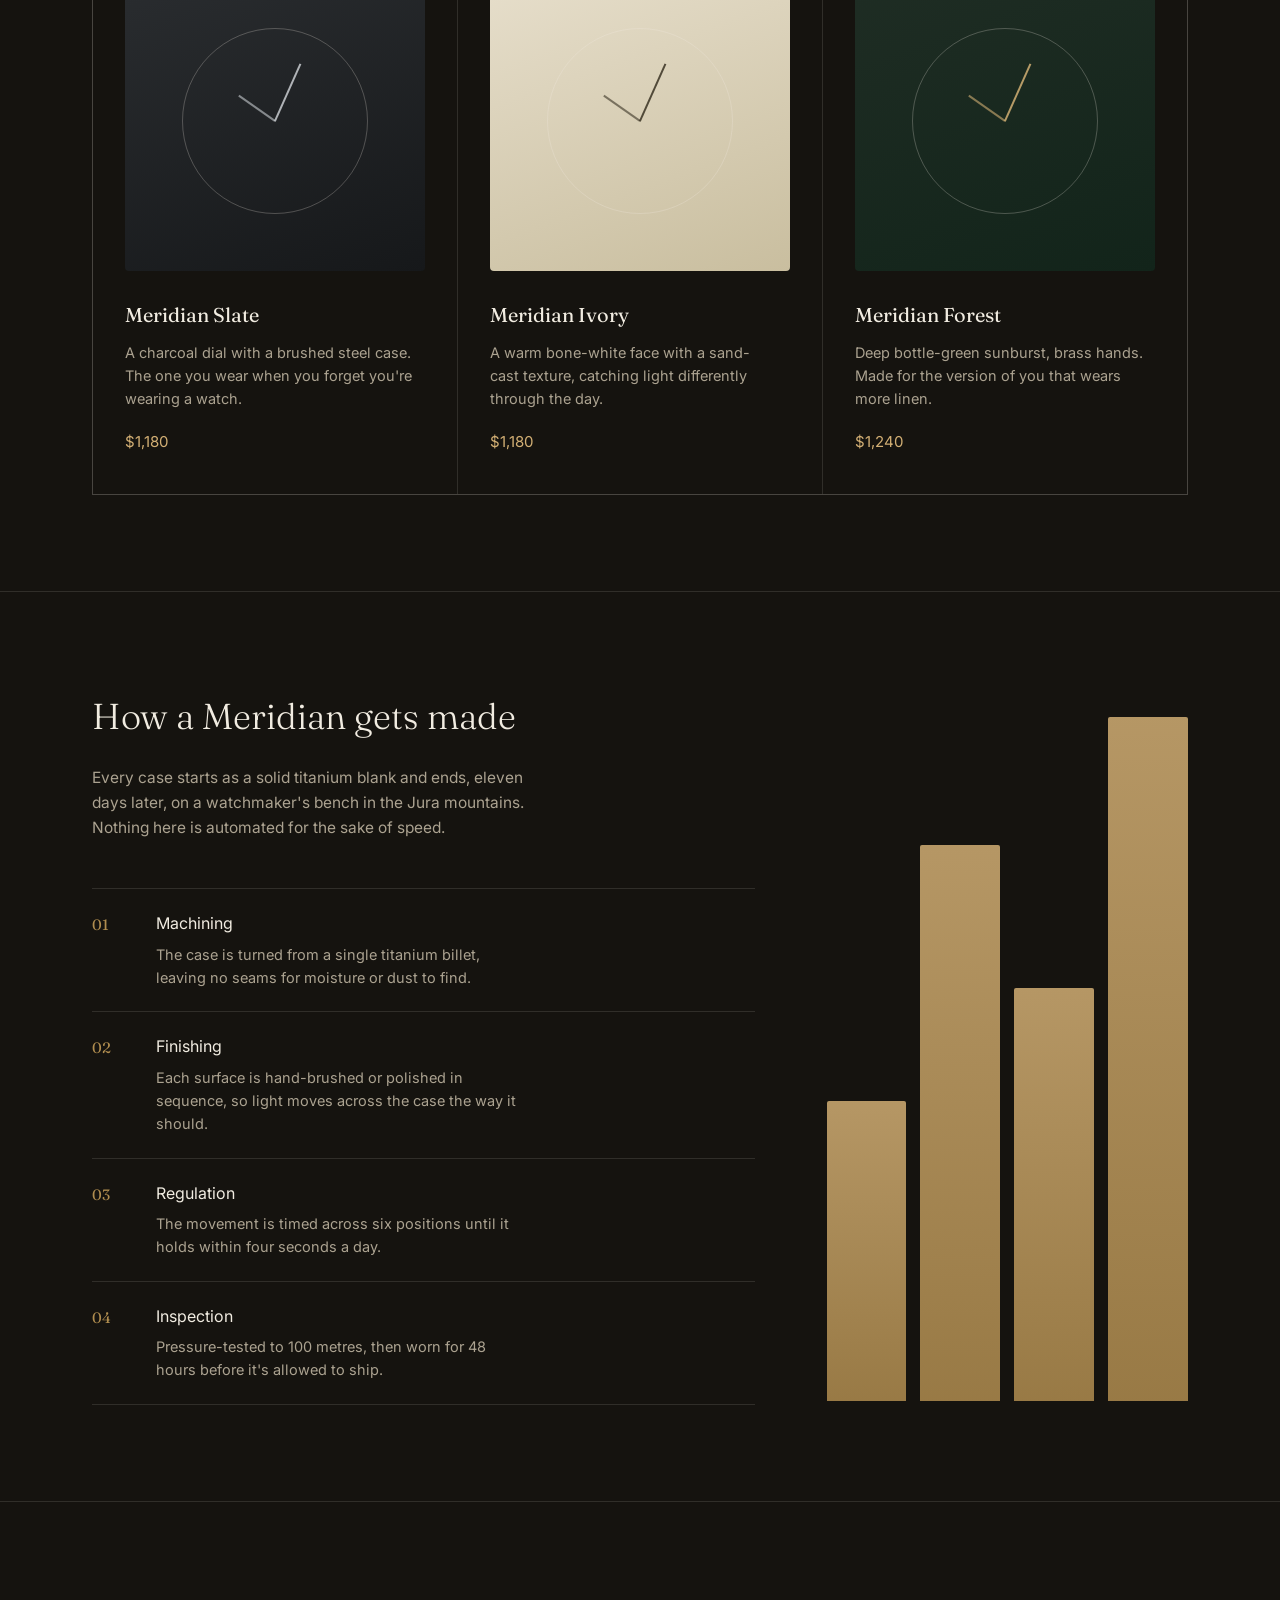
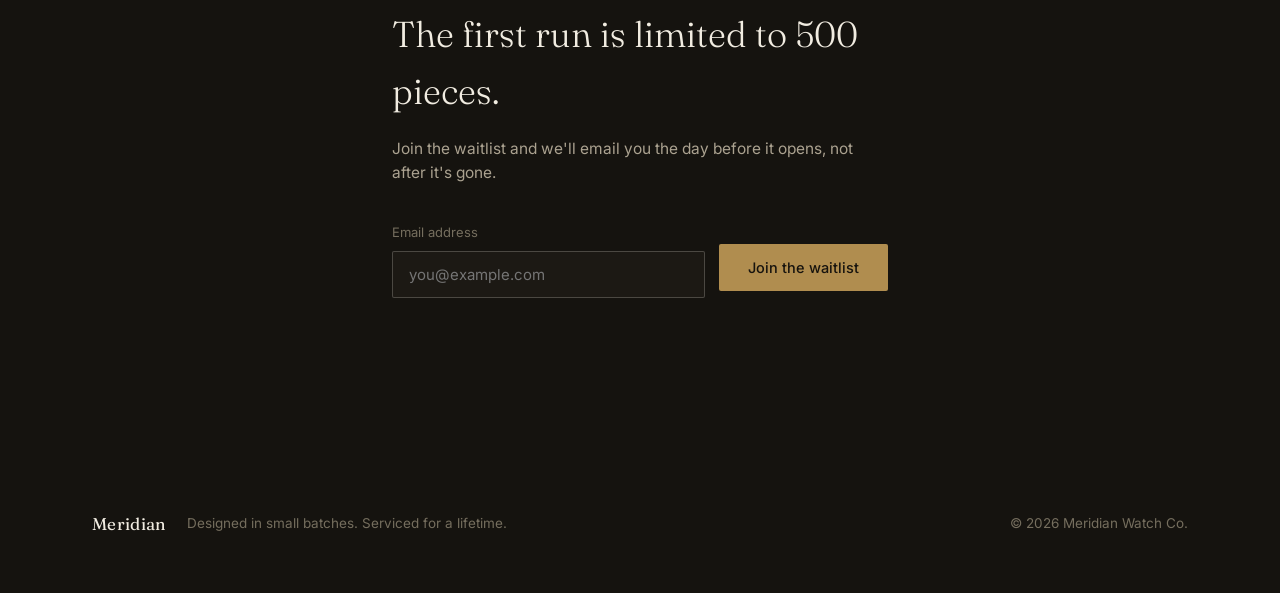
<file: product/index.html>
<!DOCTYPE html>
<html lang="en">
<head>
<meta charset="UTF-8">
<meta name="viewport" content="width=device-width, initial-scale=1.0">
<title>Meridian — Watches made to be kept</title>
<link rel="preconnect" href="https://fonts.googleapis.com">
<link rel="preconnect" href="https://fonts.gstatic.com" crossorigin>
<link href="https://fonts.googleapis.com/css2?family=Fraunces:opsz,wght@9..144,300;9..144,400;9..144,500&family=Inter:wght@400;500&display=swap" rel="stylesheet">
<link rel="stylesheet" href="style.css">
</head>
<body>

  <header class="site-header" id="top">
    <div class="wrap header-inner">
      <a class="wordmark" href="#top">Meridian</a>
      <nav class="nav" id="nav">
        <a href="#philosophy">Philosophy</a>
        <a href="#collection">Collection</a>
        <a href="#craft">Craft</a>
        <a href="#waitlist" class="nav-cta">Join the waitlist</a>
      </nav>
      <button class="nav-toggle" id="navToggle" aria-label="Open menu" aria-expanded="false">
        <span></span><span></span><span></span>
      </button>
    </div>
  </header>

  <main>
    <section class="hero" id="hero">
      <div class="wrap hero-grid">
        <div class="hero-copy">
          <p class="kicker">A small-batch watch, built to outlast the trend it was bought to avoid</p>
          <h1 class="reveal">Time,<br>considered.</h1>
          <p class="hero-lede reveal">Meridian is a single watch, refined once a year instead of replaced every season. Forty-one hours of reserve, a case machined from one block of titanium, and nothing on the dial that doesn't tell you the time.</p>
          <div class="hero-actions reveal">
            <a href="#waitlist" class="btn btn-primary">Join the waitlist</a>
            <a href="#craft" class="btn btn-ghost">See how it's made</a>
          </div>
        </div>
        <div class="hero-visual" aria-hidden="true">
          <svg class="watch-svg" viewBox="0 0 420 420" id="watchSvg">
            <circle class="w-case" cx="210" cy="210" r="150"></circle>
            <circle class="w-bezel" cx="210" cy="210" r="150"></circle>
            <circle class="w-face" cx="210" cy="210" r="128"></circle>
            <g class="w-ticks" id="ticks"></g>
            <line class="w-hand w-hour" x1="210" y1="210" x2="210" y2="130"></line>
            <line class="w-hand w-min" x1="210" y1="210" x2="260" y2="120"></line>
            <line class="w-hand w-sec" x1="210" y1="230" x2="210" y2="105"></line>
            <circle class="w-pin" cx="210" cy="210" r="4"></circle>
            <text class="w-word" x="210" y="175" text-anchor="middle">MERIDIAN</text>
            <text class="w-sub" x="210" y="255" text-anchor="middle">AUTOMATIC</text>
          </svg>
        </div>
      </div>
    </section>

    <section class="philosophy" id="philosophy">
      <div class="wrap philosophy-grid">
        <h2>Most watch brands sell you a new one every year.<br>We'd rather you never needed one.</h2>
        <div class="philosophy-points">
          <div class="point">
            <p class="point-title">One model, no seasons</p>
            <p>No spring drop, no holiday colourway. We change the watch when the watch is wrong, not when the calendar says to.</p>
          </div>
          <div class="point">
            <p class="point-title">Parts you can still get in 2050</p>
            <p>The movement is Swiss-made and in continuous production. Any watchmaker will be able to service it long after we've stopped answering email.</p>
          </div>
          <div class="point">
            <p class="point-title">Priced like a tool, not a trophy</p>
            <p>No celebrity campaign, no boutique lease to cover. The saving goes into the case, the crystal, and the movement.</p>
          </div>
        </div>
      </div>
    </section>

    <section class="collection" id="collection">
      <div class="wrap">
        <div class="section-head">
          <h2>The collection</h2>
          <p>One case, three faces. Each built to the same standard, finished for a different hour of the day.</p>
        </div>
        <div class="collection-grid">
          <article class="piece">
            <div class="piece-face piece-slate" aria-hidden="true">
              <div class="mini-dial"></div>
            </div>
            <h3>Meridian Slate</h3>
            <p>A charcoal dial with a brushed steel case. The one you wear when you forget you're wearing a watch.</p>
            <p class="piece-price">$1,180</p>
          </article>
          <article class="piece">
            <div class="piece-face piece-ivory" aria-hidden="true">
              <div class="mini-dial"></div>
            </div>
            <h3>Meridian Ivory</h3>
            <p>A warm bone-white face with a sand-cast texture, catching light differently through the day.</p>
            <p class="piece-price">$1,180</p>
          </article>
          <article class="piece">
            <div class="piece-face piece-forest" aria-hidden="true">
              <div class="mini-dial"></div>
            </div>
            <h3>Meridian Forest</h3>
            <p>Deep bottle-green sunburst, brass hands. Made for the version of you that wears more linen.</p>
            <p class="piece-price">$1,240</p>
          </article>
        </div>
      </div>
    </section>

    <section class="craft" id="craft">
      <div class="wrap craft-grid">
        <div class="craft-copy">
          <h2>How a Meridian gets made</h2>
          <p>Every case starts as a solid titanium blank and ends, eleven days later, on a watchmaker's bench in the Jura mountains. Nothing here is automated for the sake of speed.</p>
          <ol class="craft-steps">
            <li>
              <span class="step-index">01</span>
              <div>
                <p class="step-title">Machining</p>
                <p>The case is turned from a single titanium billet, leaving no seams for moisture or dust to find.</p>
              </div>
            </li>
            <li>
              <span class="step-index">02</span>
              <div>
                <p class="step-title">Finishing</p>
                <p>Each surface is hand-brushed or polished in sequence, so light moves across the case the way it should.</p>
              </div>
            </li>
            <li>
              <span class="step-index">03</span>
              <div>
                <p class="step-title">Regulation</p>
                <p>The movement is timed across six positions until it holds within four seconds a day.</p>
              </div>
            </li>
            <li>
              <span class="step-index">04</span>
              <div>
                <p class="step-title">Inspection</p>
                <p>Pressure-tested to 100 metres, then worn for 48 hours before it's allowed to ship.</p>
              </div>
            </li>
          </ol>
        </div>
        <div class="craft-visual" aria-hidden="true">
          <div class="craft-bar"></div>
          <div class="craft-bar"></div>
          <div class="craft-bar"></div>
          <div class="craft-bar"></div>
        </div>
      </div>
    </section>

    <section class="waitlist" id="waitlist">
      <div class="wrap waitlist-inner">
        <h2>The first run is limited to 500 pieces.</h2>
        <p>Join the waitlist and we'll email you the day before it opens, not after it's gone.</p>
        <form id="waitlistForm" class="waitlist-form" novalidate>
          <div class="field">
            <label for="email">Email address</label>
            <input type="email" id="email" name="email" placeholder="you@example.com" required>
            <p class="field-error" id="emailError" role="alert"></p>
          </div>
          <button type="submit" class="btn btn-primary">Join the waitlist</button>
        </form>
        <p class="waitlist-confirm" id="waitlistConfirm" role="status"></p>
      </div>
    </section>
  </main>

  <footer class="site-footer">
    <div class="wrap footer-inner">
      <a class="wordmark" href="#top">Meridian</a>
      <p>Designed in small batches. Serviced for a lifetime.</p>
      <p class="footer-meta">&copy; <span id="year"></span> Meridian Watch Co.</p>
    </div>
  </footer>

<script src="script.js"></script>
</body>
</html>
</file>
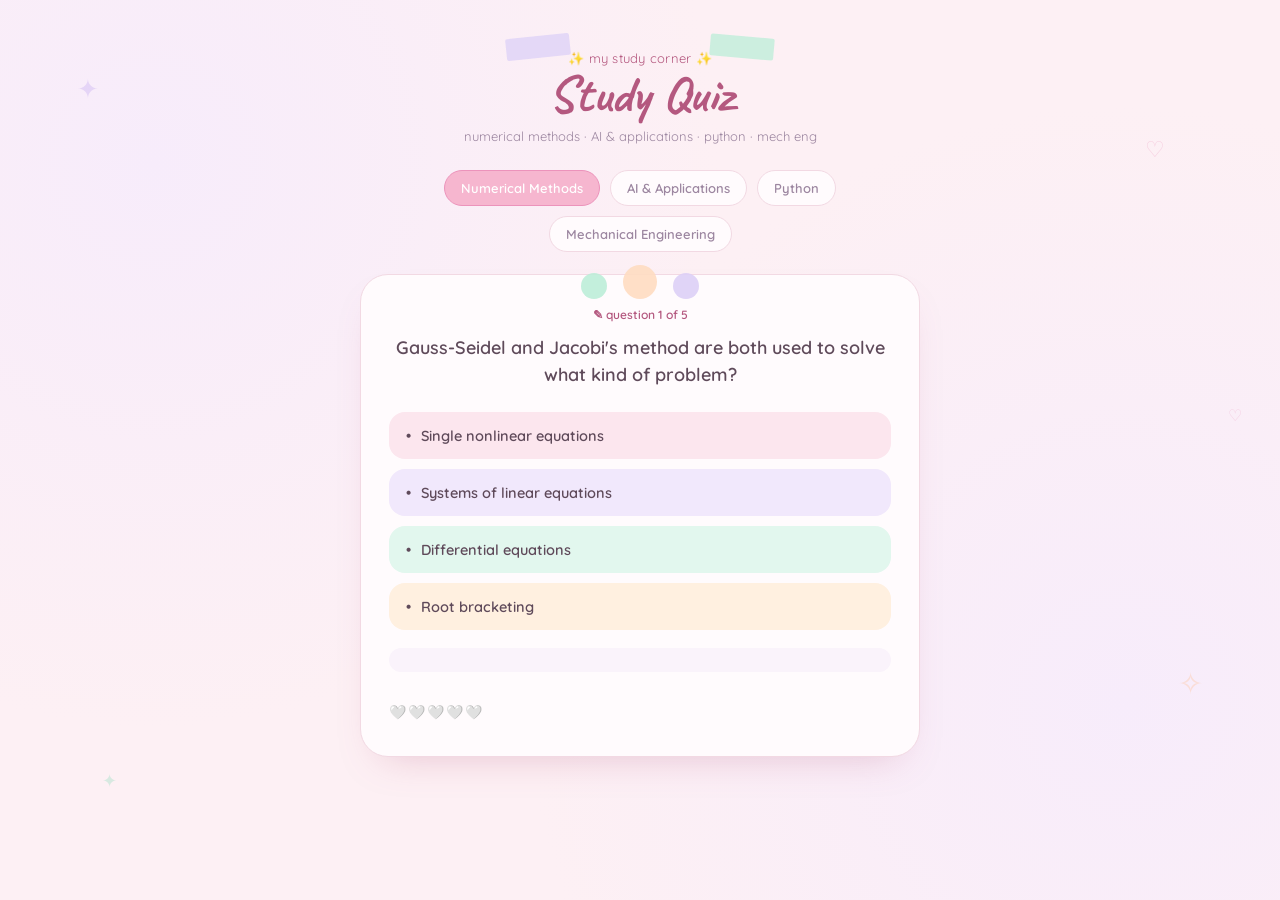
<file: quiz/index.html>
<!DOCTYPE html>
<html lang="en">
<head>
<meta charset="UTF-8">
<meta name="viewport" content="width=device-width, initial-scale=1.0">
<title>Study Quiz 🎀</title>
<link rel="preconnect" href="https://fonts.googleapis.com">
<link href="https://fonts.googleapis.com/css2?family=Caveat:wght@500;600;700&family=Quicksand:wght@400;500;600;700&display=swap" rel="stylesheet">
<link rel="stylesheet" href="style.css">
</head>
<body>

<span class="sparkle s1">✦</span>
<span class="sparkle s2">♡</span>
<span class="sparkle s3">✦</span>
<span class="sparkle s4">✧</span>
<span class="sparkle s5">♡</span>

<div class="board">

  <header class="board-header">
    <div class="tape tape-left"></div>
    <div class="tape tape-right"></div>
    <p class="eyebrow">✨ my study corner ✨</p>
    <h1>Study Quiz</h1>
    <p class="subtitle">numerical methods · AI &amp; applications · python · mech eng</p>
  </header>

  <nav class="pins" id="pins"></nav>

  <main class="card" id="card"></main>

</div>

<script src="script.js"></script>
</body>
</html>
</file>
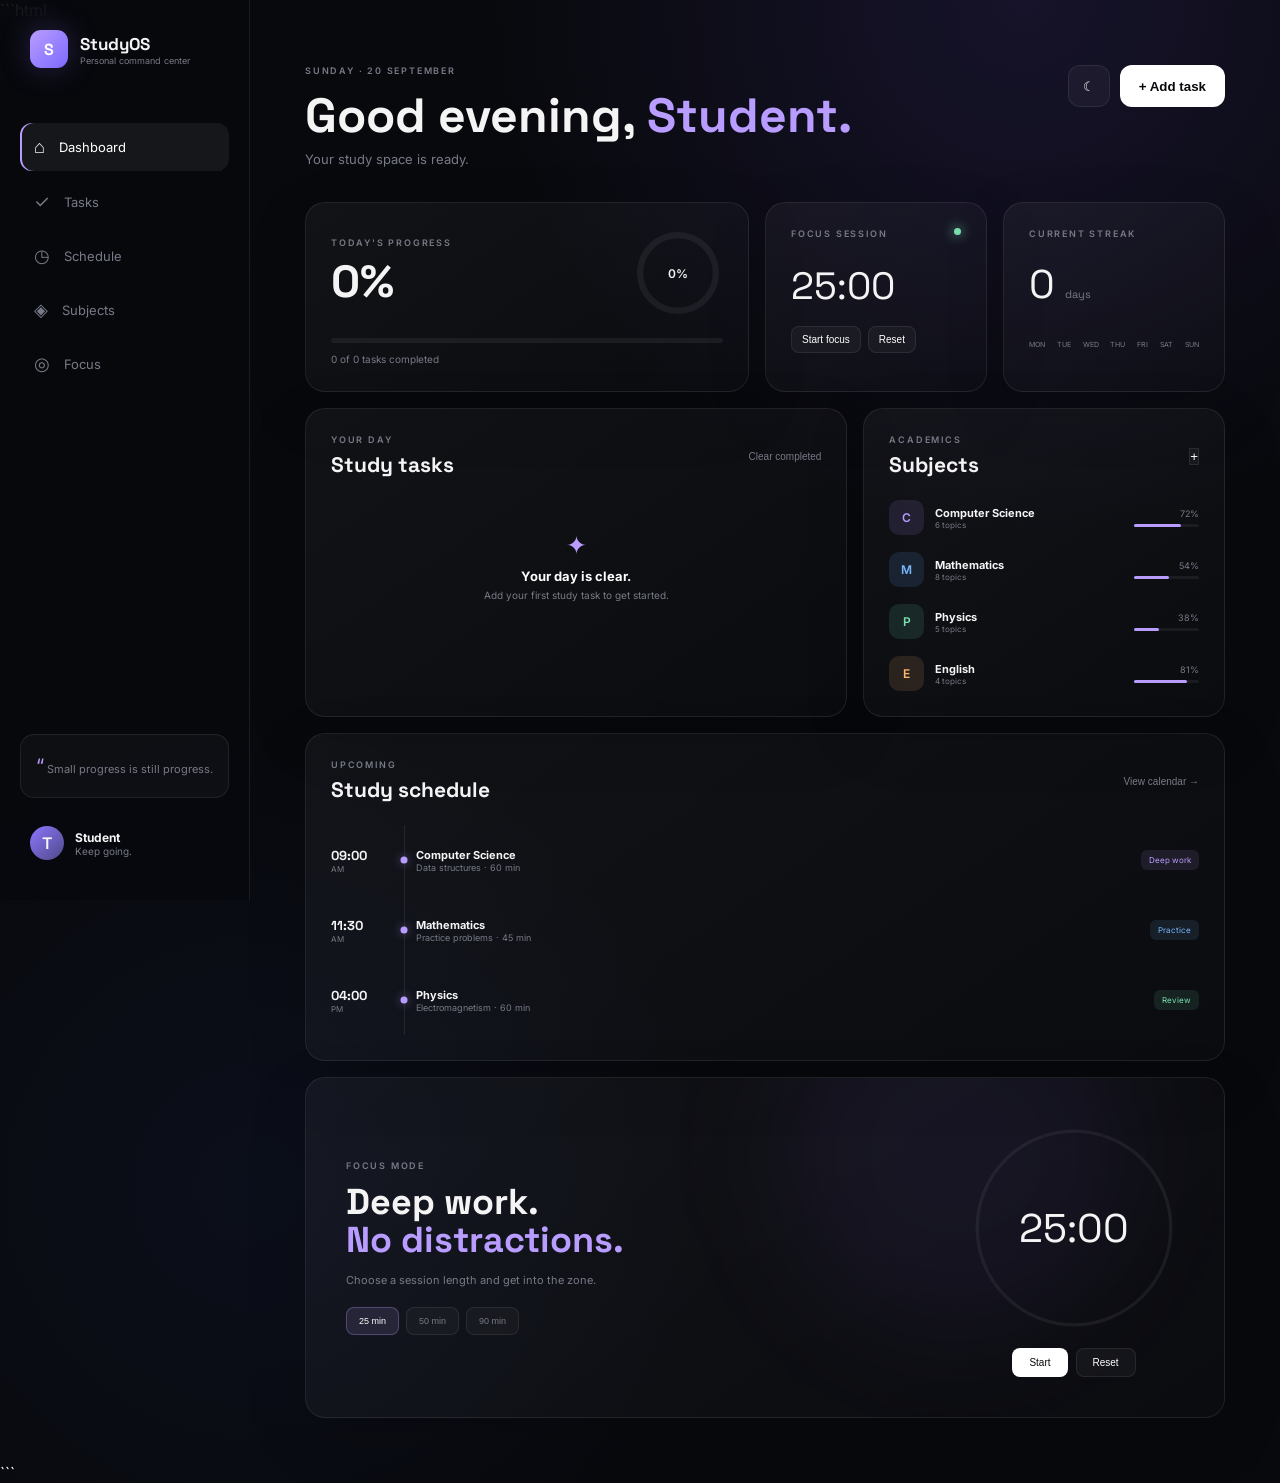
<file: studyplanner/index.html>
```html
<!DOCTYPE html>
<html lang="en">
<head>
    <meta charset="UTF-8">
    <meta name="viewport" content="width=device-width, initial-scale=1.0">

    <title>StudyOS — Study Planner</title>

    <link rel="preconnect" href="https://fonts.googleapis.com">
    <link rel="preconnect" href="https://fonts.gstatic.com" crossorigin>
    <link href="https://fonts.googleapis.com/css2?family=Inter:wght@400;500;600;700&family=Space+Grotesk:wght@400;500;600;700&display=swap" rel="stylesheet">

    <link rel="stylesheet" href="style.css">
</head>

<body>

    <!-- SIDEBAR -->

    <aside class="sidebar">

        <div class="logo">
            <div class="logo-mark">S</div>
            <div>
                <h2>StudyOS</h2>
                <span>Personal command center</span>
            </div>
        </div>

        <nav>
            <a href="#dashboard" class="nav-link active">
                <span>⌂</span>
                Dashboard
            </a>

            <a href="#tasks" class="nav-link">
                <span>✓</span>
                Tasks
            </a>

            <a href="#schedule" class="nav-link">
                <span>◷</span>
                Schedule
            </a>

            <a href="#subjects" class="nav-link">
                <span>◈</span>
                Subjects
            </a>

            <a href="#focus" class="nav-link">
                <span>◎</span>
                Focus
            </a>
        </nav>

        <div class="sidebar-bottom">
            <div class="quote">
                <span>“</span>
                Small progress is still progress.
            </div>

            <div class="profile">
                <div class="avatar">T</div>
                <div>
                    <strong>Student</strong>
                    <small>Keep going.</small>
                </div>
            </div>
        </div>

    </aside>


    <!-- MAIN -->

    <main class="main">

        <!-- TOP BAR -->

        <header class="topbar">

            <div>
                <p class="eyebrow">SUNDAY · 20 SEPTEMBER</p>
                <h1>Good evening, <span>Student.</span></h1>
                <p class="subtitle">
                    Your study space is ready.
                </p>
            </div>

            <div class="top-actions">
                <button class="icon-btn" id="themeBtn">☾</button>
                <button class="add-btn" id="openModal">
                    + Add task
                </button>
            </div>

        </header>


        <!-- DASHBOARD -->

        <section id="dashboard" class="dashboard-grid">

            <!-- PROGRESS -->

            <div class="card progress-card">

                <div class="card-header">
                    <div>
                        <span class="label">TODAY'S PROGRESS</span>
                        <h2 id="progressText">0%</h2>
                    </div>

                    <div class="progress-ring">
                        <svg viewBox="0 0 100 100">
                            <circle class="ring-bg" cx="50" cy="50" r="42"></circle>
                            <circle id="ringProgress" class="ring-progress"
                                cx="50" cy="50" r="42">
                            </circle>
                        </svg>

                        <span id="ringNumber">0%</span>
                    </div>
                </div>

                <div class="progress-bar">
                    <div id="progressFill"></div>
                </div>

                <p class="muted">
                    <span id="completedCount">0</span> of
                    <span id="totalCount">0</span> tasks completed
                </p>

            </div>


            <!-- FOCUS -->

            <div class="card focus-mini">

                <div class="mini-top">
                    <span class="label">FOCUS SESSION</span>
                    <span class="status-dot"></span>
                </div>

                <div class="timer-mini" id="miniTimer">
                    25:00
                </div>

                <div class="timer-controls">
                    <button id="miniStart">Start focus</button>
                    <button id="miniReset">Reset</button>
                </div>

            </div>


            <!-- STREAK -->

            <div class="card streak-card">

                <span class="label">CURRENT STREAK</span>

                <div class="streak-number">
                    <span id="streakNumber">0</span>
                    <small>days</small>
                </div>

                <div class="streak-line">
                    <span>MON</span>
                    <span>TUE</span>
                    <span>WED</span>
                    <span>THU</span>
                    <span>FRI</span>
                    <span>SAT</span>
                    <span>SUN</span>
                </div>

            </div>

        </section>


        <!-- CONTENT GRID -->

        <section class="content-grid">

            <!-- TASKS -->

            <div class="card tasks-card" id="tasks">

                <div class="section-header">
                    <div>
                        <span class="label">YOUR DAY</span>
                        <h2>Study tasks</h2>
                    </div>

                    <button class="text-btn" id="clearCompleted">
                        Clear completed
                    </button>
                </div>

                <div id="taskList" class="task-list">

                    <div class="empty-state" id="emptyState">
                        <div>✦</div>
                        <h3>Your day is clear.</h3>
                        <p>Add your first study task to get started.</p>
                    </div>

                </div>

            </div>


            <!-- SUBJECTS -->

            <div class="card subjects-card" id="subjects">

                <div class="section-header">
                    <div>
                        <span class="label">ACADEMICS</span>
                        <h2>Subjects</h2>
                    </div>

                    <button class="circle-btn">+</button>
                </div>

                <div class="subject-list">

                    <div class="subject">
                        <div class="subject-icon purple">C</div>
                        <div class="subject-info">
                            <strong>Computer Science</strong>
                            <span>6 topics</span>
                        </div>
                        <div class="subject-progress">
                            <span>72%</span>
                            <div>
                                <i style="width:72%"></i>
                            </div>
                        </div>
                    </div>

                    <div class="subject">
                        <div class="subject-icon blue">M</div>
                        <div class="subject-info">
                            <strong>Mathematics</strong>
                            <span>8 topics</span>
                        </div>
                        <div class="subject-progress">
                            <span>54%</span>
                            <div>
                                <i style="width:54%"></i>
                            </div>
                        </div>
                    </div>

                    <div class="subject">
                        <div class="subject-icon green">P</div>
                        <div class="subject-info">
                            <strong>Physics</strong>
                            <span>5 topics</span>
                        </div>
                        <div class="subject-progress">
                            <span>38%</span>
                            <div>
                                <i style="width:38%"></i>
                            </div>
                        </div>
                    </div>

                    <div class="subject">
                        <div class="subject-icon orange">E</div>
                        <div class="subject-info">
                            <strong>English</strong>
                            <span>4 topics</span>
                        </div>
                        <div class="subject-progress">
                            <span>81%</span>
                            <div>
                                <i style="width:81%"></i>
                            </div>
                        </div>
                    </div>

                </div>

            </div>

        </section>


        <!-- SCHEDULE -->

        <section class="card schedule-card" id="schedule">

            <div class="section-header">

                <div>
                    <span class="label">UPCOMING</span>
                    <h2>Study schedule</h2>
                </div>

                <button class="text-btn">View calendar →</button>

            </div>

            <div class="timeline">

                <div class="timeline-item">

                    <div class="time">
                        <strong>09:00</strong>
                        <span>AM</span>
                    </div>

                    <div class="timeline-line">
                        <div class="timeline-dot"></div>
                    </div>

                    <div class="schedule-info">
                        <strong>Computer Science</strong>
                        <span>Data structures · 60 min</span>
                    </div>

                    <span class="tag purple-tag">Deep work</span>

                </div>


                <div class="timeline-item">

                    <div class="time">
                        <strong>11:30</strong>
                        <span>AM</span>
                    </div>

                    <div class="timeline-line">
                        <div class="timeline-dot"></div>
                    </div>

                    <div class="schedule-info">
                        <strong>Mathematics</strong>
                        <span>Practice problems · 45 min</span>
                    </div>

                    <span class="tag blue-tag">Practice</span>

                </div>


                <div class="timeline-item">

                    <div class="time">
                        <strong>04:00</strong>
                        <span>PM</span>
                    </div>

                    <div class="timeline-line">
                        <div class="timeline-dot"></div>
                    </div>

                    <div class="schedule-info">
                        <strong>Physics</strong>
                        <span>Electromagnetism · 60 min</span>
                    </div>

                    <span class="tag green-tag">Review</span>

                </div>

            </div>

        </section>


        <!-- FOCUS -->

        <section class="focus-section card" id="focus">

            <div class="focus-info">

                <span class="label">FOCUS MODE</span>

                <h2>Deep work.<br><span>No distractions.</span></h2>

                <p>
                    Choose a session length and get into the zone.
                </p>

                <div class="focus-options">
                    <button class="focus-option active" data-time="25">25 min</button>
                    <button class="focus-option" data-time="50">50 min</button>
                    <button class="focus-option" data-time="90">90 min</button>
                </div>

            </div>

            <div class="big-timer">

                <div class="timer-circle">

                    <svg viewBox="0 0 200 200">

                        <circle
                            class="big-ring-bg"
                            cx="100"
                            cy="100"
                            r="88">
                        </circle>

                        <circle
                            id="bigRing"
                            class="big-ring-progress"
                            cx="100"
                            cy="100"
                            r="88">
                        </circle>

                    </svg>

                    <div class="big-time" id="bigTimer">
                        25:00
                    </div>

                </div>

                <div class="big-controls">
                    <button id="bigStart">Start</button>
                    <button id="bigReset">Reset</button>
                </div>

            </div>

        </section>

    </main>


    <!-- ADD TASK MODAL -->

    <div class="modal-overlay" id="modal">

        <div class="modal">

            <div class="modal-header">
                <div>
                    <span class="label">NEW TASK</span>
                    <h2>Add study task</h2>
                </div>

                <button id="closeModal" class="close-btn">×</button>
            </div>

            <form id="taskForm">

                <label>
                    Task name
                    <input
                        type="text"
                        id="taskName"
                        placeholder="e.g. Revise arrays"
                        required>
                </label>

                <label>
                    Subject
                    <select id="taskSubject">
                        <option>Computer Science</option>
                        <option>Mathematics</option>
                        <option>Physics</option>
                        <option>English</option>
                        <option>Other</option>
                    </select>
                </label>

                <label>
                    Priority
                    <select id="taskPriority">
                        <option value="high">High</option>
                        <option value="medium" selected>Medium</option>
                        <option value="low">Low</option>
                    </select>
                </label>

                <button class="submit-btn" type="submit">
                    Create task →
                </button>

            </form>

        </div>

    </div>


    <script src="script.js"></script>

</body>
</html>
```
</file>
<file: bookquiz/style.css>
@import url('https://fonts.googleapis.com/css2?family=DM+Sans:wght@400;500;600;700&family=Playfair+Display:wght@500;600;700&display=swap');


/* ------------------------------
   GENERAL
------------------------------ */

* {
    box-sizing: border-box;
    margin: 0;
    padding: 0;
}

body {
    min-height: 100vh;
    background:
        radial-gradient(circle at 20% 20%, #321d3d 0%, transparent 30%),
        radial-gradient(circle at 80% 80%, #172d3a 0%, transparent 30%),
        #0c0b10;

    color: #f5f0e8;
    font-family: "DM Sans", sans-serif;

    display: flex;
    flex-direction: column;

    overflow-x: hidden;
}


/* ------------------------------
   BACKGROUND ORBS
------------------------------ */

.orb {
    position: fixed;
    border-radius: 50%;
    filter: blur(80px);
    opacity: 0.25;
    pointer-events: none;
}

.orb1 {
    width: 250px;
    height: 250px;
    background: #8d4c92;
    top: 10%;
    left: -100px;
}

.orb2 {
    width: 300px;
    height: 300px;
    background: #236b75;
    right: -120px;
    bottom: 5%;
}


/* ------------------------------
   HEADER
------------------------------ */

header {
    padding: 30px 7%;
    display: flex;
    justify-content: space-between;
    align-items: center;
}

.logo {
    font-size: 25px;
    font-weight: 700;
    letter-spacing: 5px;
}

.logo span {
    color: #d79b68;
}

.tagline {
    color: #8e8995;
    font-size: 13px;
}


/* ------------------------------
   MAIN
------------------------------ */

main {
    flex: 1;
    width: min(900px, 90%);
    margin: auto;
}

.screen {
    display: none;
    min-height: 650px;

    justify-content: center;
    align-items: center;
    flex-direction: column;

    text-align: center;

    animation: fadeIn 0.5s ease;
}

.screen.active {
    display: flex;
}


/* ------------------------------
   INTRO
------------------------------ */

.book-icon {
    font-size: 45px;
    margin-bottom: 25px;

    animation: float 3s ease-in-out infinite;
}

.eyebrow {
    color: #d79b68;
    font-size: 11px;
    font-weight: 700;
    letter-spacing: 3px;
    margin-bottom: 20px;
}

h1 {
    font-family: "Playfair Display", serif;
    font-size: clamp(45px, 7vw, 75px);
    line-height: 1.05;
    font-weight: 600;
}

h1 span {
    color: #d79b68;
    font-style: italic;
}

.intro-text {
    max-width: 480px;
    margin: 25px auto 35px;

    color: #a8a3ae;
    line-height: 1.7;
}


/* ------------------------------
   BUTTON
------------------------------ */

.main-btn {
    border: none;
    background: #d79b68;
    color: #151117;

    padding: 16px 30px;

    border-radius: 50px;

    font-weight: 700;
    font-size: 14px;

    cursor: pointer;

    transition: 0.3s;
}

.main-btn:hover {
    transform: translateY(-4px);
    box-shadow: 0 15px 35px rgba(215, 155, 104, 0.25);
}


/* ------------------------------
   MINI STATS
------------------------------ */

.mini-stats {
    display: flex;
    gap: 60px;
    margin-top: 60px;
}

.mini-stats div {
    display: flex;
    flex-direction: column;
    gap: 5px;
}

.mini-stats strong {
    font-family: "Playfair Display", serif;
    font-size: 22px;
}

.mini-stats small {
    color: #77727d;
}


/* ------------------------------
   QUIZ
------------------------------ */

.quiz-top {
    width: 100%;
    display: flex;
    align-items: center;
    gap: 20px;

    margin-bottom: 45px;
}

#questionNumber {
    font-size: 12px;
    color: #89838e;
    white-space: nowrap;
}

.progress-container {
    height: 3px;
    background: #27242c;
    width: 100%;
    border-radius: 5px;
}

#progress {
    height: 100%;
    width: 0%;
    background: #d79b68;
    border-radius: 5px;
    transition: 0.4s;
}


.question-card {
    width: min(700px, 100%);

    padding: 50px 40px;

    background: rgba(27, 24, 32, 0.8);

    border: 1px solid #302b35;

    border-radius: 25px;

    box-shadow:
        0 25px 80px rgba(0, 0, 0, 0.3);

    backdrop-filter: blur(15px);
}

.question-card h2 {
    font-family: "Playfair Display", serif;
    font-size: clamp(28px, 5vw, 42px);
    margin-bottom: 35px;
}


/* ------------------------------
   ANSWERS
------------------------------ */

.answers {
    display: grid;
    grid-template-columns: 1fr 1fr;
    gap: 14px;
}

.answer {
    padding: 18px;

    background: #17151c;

    border: 1px solid #302c35;

    border-radius: 14px;

    color: #ddd7df;

    cursor: pointer;

    transition: 0.25s;

    font-size: 14px;
}

.answer:hover {
    background: #25202b;
    border-color: #d79b68;
    color: white;
    transform: translateY(-3px);
}

.hint {
    margin-top: 20px;
    color: #625e67;
    font-size: 12px;
}


/* ------------------------------
   RESULT
------------------------------ */

#result h1 {
    font-size: clamp(38px, 6vw, 60px);
    margin-bottom: 40px;
}

.book-result {
    width: min(700px, 100%);

    display: flex;
    gap: 40px;

    text-align: left;

    padding: 35px;

    background: rgba(27, 24, 32, 0.85);

    border: 1px solid #302b35;

    border-radius: 25px;

    margin-bottom: 35px;
}


/* ------------------------------
   BOOK COVER
------------------------------ */

.book-cover {
    width: 180px;
    min-width: 180px;
    height: 270px;

    background:
        linear-gradient(
            135deg,
            #573746,
            #1e2435
        );

    border-radius: 5px 12px 12px 5px;

    box-shadow: 15px 15px 30px rgba(0,0,0,0.4);

    padding: 15px;
}

.cover-inner {
    border: 1px solid rgba(255,255,255,0.3);

    height: 100%;

    padding: 20px;

    display: flex;
    flex-direction: column;
    justify-content: center;
    align-items: center;

    text-align: center;
}

.cover-inner span {
    font-size: 8px;
    letter-spacing: 2px;
    margin-bottom: 20px;
}

.cover-inner h3 {
    font-family: "Playfair Display", serif;
    font-size: 25px;
}

.cover-inner small {
    margin-top: 15px;
    opacity: 0.7;
}


/* ------------------------------
   BOOK INFO
------------------------------ */

.book-info {
    padding-top: 10px;
}

.match {
    color: #77717b;
    font-size: 10px;
    letter-spacing: 2px;
    margin-bottom: 15px;
}

.match span {
    color: #d79b68;
    font-size: 20px;
    font-weight: 700;
}

.book-info h2 {
    font-family: "Playfair Display", serif;
    font-size: 32px;
}

#bookAuthor {
    color: #8e8992;
    margin-top: 5px;
}

.tags {
    display: flex;
    flex-wrap: wrap;
    gap: 7px;

    margin: 20px 0;
}

.tag {
    border: 1px solid #39343e;
    padding: 6px 10px;
    border-radius: 20px;

    font-size: 10px;
    color: #aaa4ad;
}

.description {
    color: #a5a0a8;
    line-height: 1.6;
    font-size: 13px;
}


/* ------------------------------
   FOOTER
------------------------------ */

footer {
    text-align: center;
    padding: 25px;

    color: #514d56;

    font-size: 11px;
}

footer span {
    color: #d79b68;
}


/* ------------------------------
   ANIMATIONS
------------------------------ */

@keyframes fadeIn {

    from {
        opacity: 0;
        transform: translateY(15px);
    }

    to {
        opacity: 1;
        transform: translateY(0);
    }

}

@keyframes float {

    0%, 100% {
        transform: translateY(0);
    }

    50% {
        transform: translateY(-10px);
    }

}


/* ------------------------------
   MOBILE
------------------------------ */

@media (max-width: 650px) {

    header {
        padding: 25px;
    }

    .tagline {
        display: none;
    }

    main {
        width: 92%;
    }

    .screen {
        min-height: 600px;
    }

    .question-card {
        padding: 35px 20px;
    }

    .answers {
        grid-template-columns: 1fr;
    }

    .mini-stats {
        gap: 30px;
    }

    .book-result {
        flex-direction: column;
        align-items: center;
        text-align: center;
    }

    .book-info {
        padding-top: 0;
    }

    .tags {
        justify-content: center;
    }

}
</file>
<file: menu/style.css>
* {
  box-sizing: border-box;
  margin: 0;
  padding: 0;
}

:root {
  --forest: #183c2b;
  --deep: #10291f;
  --olive: #68734a;
  --sage: #aab79a;
  --cream: #f5f1e7;
  --paper: #fbf9f2;
  --lime: #dce5bb;
  --gold: #c3a45b;
  --muted: #7a806f;
  --line: rgba(24, 60, 43, 0.16);
  --shadow: 0 24px 70px rgba(22, 46, 33, 0.12);
}

html {
  scroll-behavior: smooth;
}

body {
  background: var(--cream);
  color: var(--forest);
  font-family: "DM Sans", sans-serif;
  overflow-x: hidden;
}

.grain {
  position: fixed;
  inset: 0;
  pointer-events: none;
  opacity: .045;
  z-index: 50;
  background-image: url("data:image/svg+xml,%3Csvg viewBox='0 0 180 180' xmlns='http://www.w3.org/2000/svg'%3E%3Cfilter id='n'%3E%3CfeTurbulence type='fractalNoise' baseFrequency='.9' numOctaves='3' stitchTiles='stitch'/%3E%3C/filter%3E%3Crect width='100%25' height='100%25' filter='url(%23n)' opacity='.6'/%3E%3C/svg%3E");
}

button, a {
  font: inherit;
}

button {
  cursor: pointer;
}

a {
  color: inherit;
  text-decoration: none;
}

.navbar {
  width: min(1200px, 92%);
  margin: auto;
  height: 82px;
  display: flex;
  align-items: center;
  justify-content: space-between;
  border-bottom: 1px solid var(--line);
}

.logo {
  display: flex;
  gap: 9px;
  align-items: center;
  font-family: "Playfair Display", serif;
  font-size: 20px;
  font-weight: 700;
}

.logo-leaf {
  display: grid;
  place-items: center;
  width: 27px;
  height: 27px;
  border-radius: 50%;
  background: var(--forest);
  color: var(--lime);
  font-size: 13px;
}

.navbar nav {
  display: flex;
  gap: 34px;
  font-size: 13px;
  color: #5e6759;
}

.navbar nav a:hover {
  color: var(--forest);
}

.mini-btn,
.primary-btn {
  border: 0;
  border-radius: 999px;
  background: var(--forest);
  color: white;
  padding: 12px 18px;
  font-weight: 600;
  transition: .25s ease;
}

.mini-btn span,
.primary-btn span {
  margin-left: 9px;
}

.mini-btn:hover,
.primary-btn:hover {
  background: var(--olive);
  transform: translateY(-2px);
}

.hero {
  width: min(1200px, 92%);
  min-height: 600px;
  margin: auto;
  display: grid;
  grid-template-columns: 1.05fr .95fr;
  align-items: center;
  gap: 60px;
}

.hero-copy {
  padding: 70px 0;
}

.eyebrow,
.step-label,
.meal-type {
  letter-spacing: .17em;
  font-size: 10px;
  font-weight: 700;
  color: var(--olive);
}

.hero h1,
h2,
.recipe-heading h2 {
  font-family: "Playfair Display", serif;
}

.hero h1 {
  margin-top: 17px;
  font-size: clamp(55px, 7vw, 88px);
  line-height: .94;
  letter-spacing: -.045em;
}

.hero h1 em {
  color: var(--olive);
  font-weight: 500;
}

.hero-text {
  max-width: 480px;
  color: #687064;
  line-height: 1.75;
  margin: 26px 0 30px;
  font-size: 15px;
}

.hero-actions {
  display: flex;
  align-items: center;
  gap: 24px;
}

.text-link {
  font-size: 13px;
  font-weight: 600;
  border-bottom: 1px solid var(--forest);
  padding-bottom: 4px;
}

.hero-art {
  height: 500px;
  position: relative;
  display: grid;
  place-items: center;
}

.sun {
  width: 370px;
  height: 370px;
  border-radius: 50%;
  background: #dfe6c5;
  position: absolute;
  right: 30px;
  top: 55px;
}

.plate {
  width: 340px;
  height: 340px;
  border-radius: 50%;
  background: #f8f5ec;
  border: 12px solid #e6e0d0;
  box-shadow: 0 30px 50px rgba(35, 53, 39, .16);
  position: relative;
  z-index: 2;
  display: grid;
  place-items: center;
  transform: rotate(-8deg);
}

.plate-inner {
  width: 285px;
  height: 285px;
  border-radius: 50%;
  background: #e7e9d2;
  border: 2px solid #d0d6ba;
  position: relative;
  overflow: hidden;
}

.food {
  position: absolute;
  border-radius: 48% 52% 45% 55%;
}

.food-1 {
  width: 150px;
  height: 90px;
  background: #b3bb72;
  left: 32px;
  top: 75px;
  transform: rotate(-18deg);
}

.food-2 {
  width: 120px;
  height: 75px;
  background: #d19a49;
  right: 24px;
  top: 35px;
  transform: rotate(20deg);
}

.food-3 {
  width: 100px;
  height: 100px;
  background: #70854d;
  right: 28px;
  bottom: 34px;
}

.food-4 {
  width: 95px;
  height: 64px;
  background: #e7c46c;
  left: 40px;
  bottom: 38px;
  transform: rotate(22deg);
}

.food-5 {
  width: 62px;
  height: 48px;
  background: #cf7254;
  left: 108px;
  top: 114px;
}

.herb {
  position: absolute;
  color: #355739;
  font-size: 70px;
  left: 112px;
  top: 105px;
  opacity: .7;
}

.leaf {
  position: absolute;
  font-size: 120px;
  color: var(--forest);
  z-index: 3;
}

.leaf-1 {
  left: 15px;
  bottom: 30px;
  transform: rotate(-32deg);
}

.leaf-2 {
  right: 0;
  top: 20px;
  transform: rotate(30deg) scaleX(-1);
}

.art-label {
  position: absolute;
  bottom: 8px;
  right: 22px;
  transform: rotate(-8deg);
  font-family: "Playfair Display", serif;
  font-style: italic;
  font-size: 14px;
  color: var(--olive);
}

.day-section {
  background: var(--forest);
  color: var(--cream);
  padding: 90px max(4%, calc((100% - 1200px) / 2));
}

.section-heading {
  display: flex;
  align-items: end;
  justify-content: space-between;
  margin-bottom: 40px;
}

.section-heading .eyebrow {
  color: #aab897;
}

h2 {
  font-size: clamp(45px, 5vw, 64px);
  line-height: 1;
  margin-top: 12px;
  letter-spacing: -.03em;
}

.date-pill {
  border: 1px solid rgba(245, 241, 231, .2);
  padding: 10px 15px;
  border-radius: 999px;
  font-size: 11px;
  color: #c7ceb9;
}

.meal-grid {
  display: grid;
  grid-template-columns: repeat(4, 1fr);
  gap: 12px;
}

.meal-card {
  min-height: 390px;
  padding: 23px;
  border-radius: 5px;
  display: flex;
  flex-direction: column;
  transition: transform .3s ease;
}

.meal-card:hover {
  transform: translateY(-8px);
}

.breakfast { background: #d7dfb8; color: var(--forest); }
.brunch { background: #e6d7aa; color: #443b25; }
.lunch { background: #9baa7a; color: #193729; }
.dinner { background: #344b3b; color: var(--cream); }

.meal-top {
  display: flex;
  justify-content: space-between;
  font-size: 10px;
  font-weight: 700;
  letter-spacing: .08em;
  opacity: .7;
}

.meal-icon {
  font-size: 42px;
  margin: 35px 0 24px;
}

.meal-type {
  color: inherit;
  opacity: .65;
}

.meal-card h3 {
  font-family: "Playfair Display", serif;
  font-size: 29px;
  margin: 9px 0;
  line-height: 1.05;
}

.meal-card p:not(.meal-type) {
  font-size: 12px;
  line-height: 1.65;
  opacity: .78;
}

.meal-card button {
  margin-top: auto;
  border: 0;
  border-top: 1px solid currentColor;
  background: none;
  padding-top: 15px;
  text-align: left;
  font-size: 12px;
  font-weight: 700;
  color: inherit;
}

.meal-card button span {
  float: right;
  font-size: 17px;
}

.planner-section {
  width: min(1200px, 92%);
  margin: auto;
  padding: 110px 0;
  display: grid;
  grid-template-columns: .72fr 1.28fr;
  gap: 80px;
  align-items: start;
}

.planner-intro {
  position: sticky;
  top: 30px;
}

.planner-intro h2 {
  font-size: 52px;
}

.planner-intro > p:last-child {
  color: var(--muted);
  margin-top: 25px;
  line-height: 1.7;
  max-width: 340px;
}

.planner {
  background: var(--paper);
  border: 1px solid var(--line);
  border-radius: 10px;
  padding: 38px;
  box-shadow: var(--shadow);
}

.progress {
  display: grid;
  grid-template-columns: repeat(4, 1fr);
  gap: 7px;
  margin-bottom: 38px;
}

.progress span {
  height: 4px;
  background: #dce0d3;
  border-radius: 9px;
}

.progress span.active {
  background: var(--forest);
}

.question {
  display: none;
  animation: fadeIn .35s ease;
}

.question.active-question {
  display: block;
}

@keyframes fadeIn {
  from { opacity: 0; transform: translateY(7px); }
  to { opacity: 1; transform: translateY(0); }
}

.question h3 {
  font-family: "Playfair Display", serif;
  font-size: 34px;
  margin: 9px 0 25px;
}

.options {
  display: grid;
  gap: 10px;
}

.meal-options {
  grid-template-columns: 1fr 1fr;
}

.options button {
  border: 1px solid var(--line);
  background: #fffdf7;
  color: var(--forest);
  border-radius: 7px;
  text-align: left;
  transition: .2s ease;
}

.meal-options button {
  padding: 18px;
  display: grid;
  grid-template-columns: 35px 1fr;
  grid-template-rows: 1fr 1fr;
  column-gap: 7px;
}

.meal-options button b {
  font-size: 14px;
  align-self: end;
}

.meal-options button small {
  grid-column: 2;
  color: var(--muted);
  font-size: 10px;
  margin-top: 3px;
}

.meal-options button:first-child {
  font-size: 22px;
}

.chip-options {
  grid-template-columns: 1fr 1fr;
}

.chip-options button {
  padding: 16px;
  font-size: 13px;
  font-weight: 600;
}

.options button:hover,
.options button.selected {
  background: var(--lime);
  border-color: var(--olive);
  transform: translateY(-2px);
}

.planner-nav {
  display: flex;
  align-items: center;
  justify-content: space-between;
  margin-top: 35px;
  border-top: 1px solid var(--line);
  padding-top: 20px;
}

.back-btn,
.restart-btn {
  border: 0;
  background: none;
  color: var(--muted);
  font-size: 12px;
}

.next-btn {
  border: 0;
  background: var(--forest);
  color: white;
  padding: 11px 18px;
  border-radius: 999px;
  font-size: 12px;
  font-weight: 700;
}

.step-counter {
  font-size: 10px;
  color: var(--muted);
}

.result-section {
  width: min(1200px, 92%);
  margin: 0 auto 100px;
}

.result-card {
  background: var(--olive);
  color: var(--cream);
  min-height: 430px;
  padding: 60px;
  border-radius: 8px;
  position: relative;
  overflow: hidden;
}

.result-card::after {
  content: "✦";
  position: absolute;
  right: 55px;
  top: 20px;
  font-size: 230px;
  opacity: .06;
}

.result-card .eyebrow {
  color: #dce5bb;
}

.result-stamp {
  position: absolute;
  right: 55px;
  top: 45px;
  border: 1px solid rgba(255,255,255,.25);
  border-radius: 50%;
  padding: 25px 13px;
  transform: rotate(11deg);
  font-size: 9px;
  letter-spacing: .15em;
}

.result-card h2 {
  max-width: 650px;
  font-size: 58px;
  margin: 18px 0;
}

.result-card > p:not(.eyebrow) {
  max-width: 550px;
  line-height: 1.7;
  opacity: .85;
}

.result-meta {
  display: flex;
  gap: 9px;
  margin: 24px 0 30px;
  flex-wrap: wrap;
}

.result-meta span {
  background: rgba(255,255,255,.11);
  border: 1px solid rgba(255,255,255,.12);
  padding: 8px 12px;
  border-radius: 999px;
  font-size: 10px;
}

.result-card .primary-btn {
  background: var(--cream);
  color: var(--forest);
}

.result-card .primary-btn:hover {
  background: white;
}

.restart-btn {
  color: var(--cream);
  margin-left: 18px;
  opacity: .75;
}

.hidden {
  display: none !important;
}

.recipe-modal {
  position: fixed;
  inset: 0;
  z-index: 100;
  display: grid;
  place-items: center;
  padding: 20px;
}

.modal-backdrop {
  position: absolute;
  inset: 0;
  background: rgba(10, 28, 20, .72);
  backdrop-filter: blur(6px);
}

.recipe-window {
  width: min(850px, 100%);
  max-height: 90vh;
  overflow-y: auto;
  position: relative;
  z-index: 2;
  background: var(--paper);
  border-radius: 10px;
  box-shadow: 0 35px 100px rgba(0,0,0,.3);
  padding: 48px;
  animation: modalIn .3s ease;
}

@keyframes modalIn {
  from { opacity: 0; transform: translateY(20px) scale(.98); }
  to { opacity: 1; transform: none; }
}

.close-btn {
  position: absolute;
  top: 18px;
  right: 20px;
  width: 38px;
  height: 38px;
  border-radius: 50%;
  border: 1px solid var(--line);
  background: white;
  font-size: 22px;
  color: var(--forest);
}

.recipe-heading {
  padding-right: 40px;
  border-bottom: 1px solid var(--line);
  padding-bottom: 25px;
}

.recipe-heading h2 {
  font-size: 53px;
  margin: 10px 0;
}

.recipe-heading > p:not(.eyebrow) {
  color: var(--muted);
  max-width: 600px;
  line-height: 1.65;
}

.recipe-stats {
  display: flex;
  gap: 9px;
  margin-top: 20px;
  flex-wrap: wrap;
}

.recipe-stats span {
  padding: 8px 11px;
  border-radius: 999px;
  background: #e8edda;
  color: var(--forest);
  font-size: 10px;
  font-weight: 600;
}

.recipe-content {
  display: grid;
  grid-template-columns: .8fr 1.2fr;
  gap: 45px;
  padding-top: 30px;
}

.recipe-content h3 {
  font-family: "Playfair Display", serif;
  font-size: 23px;
  margin-bottom: 15px;
}

.recipe-content ul,
.recipe-content ol {
  padding-left: 20px;
}

.recipe-content li {
  color: #596254;
  font-size: 12px;
  line-height: 1.7;
  margin-bottom: 8px;
}

.recipe-content ol li {
  padding-left: 5px;
  margin-bottom: 13px;
}

footer {
  background: #0e251b;
  color: #dce2d3;
  min-height: 180px;
  display: flex;
  align-items: center;
  justify-content: space-between;
  padding: 40px max(4%, calc((100% - 1200px) / 2));
}

.footer-logo {
  font-family: "Playfair Display", serif;
  font-size: 24px;
}

footer p {
  color: #839080;
  font-size: 11px;
}

@media (max-width: 900px) {
  .hero {
    grid-template-columns: 1fr;
    padding-top: 30px;
  }

  .hero-copy {
    padding-bottom: 0;
  }

  .hero-art {
    height: 420px;
  }

  .meal-grid {
    grid-template-columns: 1fr 1fr;
  }

  .planner-section {
    grid-template-columns: 1fr;
    gap: 35px;
  }

  .planner-intro {
    position: static;
  }
}

@media (max-width: 600px) {
  .navbar nav,
  .mini-btn {
    display: none;
  }

  .hero h1 {
    font-size: 55px;
  }

  .sun {
    width: 290px;
    height: 290px;
  }

  .plate {
    width: 275px;
    height: 275px;
  }

  .plate-inner {
    width: 230px;
    height: 230px;
  }

  .meal-grid,
  .meal-options,
  .chip-options,
  .recipe-content {
    grid-template-columns: 1fr;
  }

  .day-section,
  .planner-section {
    padding-top: 65px;
    padding-bottom: 65px;
  }

  .section-heading {
    display: block;
  }

  .date-pill {
    display: inline-block;
    margin-top: 20px;
  }

  .planner {
    padding: 24px;
  }

  .result-card {
    padding: 35px 25px;
  }

  .result-card h2 {
    font-size: 45px;
  }

  .result-stamp {
    display: none;
  }

  .recipe-window {
    padding: 30px 22px;
  }

  .recipe-heading h2 {
    font-size: 40px;
  }

  footer {
    display: block;
  }

  footer p {
    margin-top: 12px;
  }
}
</file>
<file: moviequiz/style.css>
/* ============================================
   TOKENS
   ============================================ */
:root {
  --cream: #fff8f2;
  --cream-deep: #fdefe3;
  --rose: #f3c4cd;
  --rose-deep: #e78ba0;
  --sage: #b7ceac;
  --sage-deep: #8fae82;
  --lavender: #dcc9ee;
  --lavender-deep: #b79bd6;
  --ink: #4a3a3a;
  --ink-soft: #8a7873;
  --white: #ffffff;

  --font-display: "Fraunces", serif;
  --font-body: "Quicksand", sans-serif;

  --radius-lg: 28px;
  --radius-md: 18px;
  --radius-sm: 12px;

  --shadow-soft: 0 18px 40px -20px rgba(178, 108, 122, 0.35);
}

* { box-sizing: border-box; }

html, body {
  margin: 0;
  padding: 0;
  min-height: 100%;
}

body {
  font-family: var(--font-body);
  color: var(--ink);
  background: linear-gradient(180deg, var(--cream) 0%, var(--cream-deep) 100%);
  overflow-x: hidden;
  position: relative;
  -webkit-font-smoothing: antialiased;
}

@media (prefers-reduced-motion: reduce) {
  *, *::before, *::after {
    animation-duration: 0.001ms !important;
    animation-iteration-count: 1 !important;
    transition-duration: 0.001ms !important;
  }
}

/* ============================================
   DECORATIVE BACKGROUND
   ============================================ */
.blob {
  position: fixed;
  border-radius: 50%;
  filter: blur(2px);
  opacity: 0.55;
  z-index: 0;
  pointer-events: none;
}
.blob--rose {
  width: 340px; height: 340px;
  background: var(--rose);
  top: -120px; left: -100px;
  animation: float-a 14s ease-in-out infinite;
}
.blob--sage {
  width: 260px; height: 260px;
  background: var(--sage);
  bottom: -100px; right: -80px;
  animation: float-b 16s ease-in-out infinite;
}
.blob--lavender {
  width: 200px; height: 200px;
  background: var(--lavender);
  top: 40%; right: -110px;
  animation: float-a 18s ease-in-out infinite reverse;
}

@keyframes float-a {
  0%, 100% { transform: translate(0, 0) scale(1); }
  50% { transform: translate(20px, 30px) scale(1.05); }
}
@keyframes float-b {
  0%, 100% { transform: translate(0, 0) scale(1); }
  50% { transform: translate(-15px, -25px) scale(1.04); }
}

.sparkle {
  position: fixed;
  color: var(--rose-deep);
  font-size: 22px;
  z-index: 0;
  opacity: 0.7;
  animation: twinkle 3s ease-in-out infinite;
  pointer-events: none;
}
.sparkle--1 { top: 12%; left: 8%; animation-delay: 0s; }
.sparkle--2 { top: 70%; left: 6%; font-size: 16px; color: var(--lavender-deep); animation-delay: 1s; }
.sparkle--3 { top: 20%; right: 10%; font-size: 18px; color: var(--sage-deep); animation-delay: 2s; }

@keyframes twinkle {
  0%, 100% { opacity: 0.3; transform: scale(0.9); }
  50% { opacity: 0.9; transform: scale(1.15); }
}

/* ============================================
   LAYOUT
   ============================================ */
.stage {
  position: relative;
  z-index: 1;
  max-width: 560px;
  margin: 0 auto;
  padding: 56px 20px 40px;
  display: flex;
  flex-direction: column;
  align-items: center;
  min-height: 100vh;
}

.masthead {
  text-align: center;
  margin-bottom: 28px;
}

.eyebrow-emoji {
  font-size: 15px;
  letter-spacing: 0.3em;
  margin: 0 0 6px;
}

h1 {
  font-family: var(--font-display);
  font-weight: 600;
  font-size: clamp(2.2rem, 6vw, 3rem);
  margin: 0;
  color: var(--ink);
  line-height: 1.05;
}

.subhead {
  font-size: 1.02rem;
  color: var(--ink-soft);
  margin: 10px 0 0;
  max-width: 38ch;
  margin-left: auto;
  margin-right: auto;
}

/* ============================================
   CARD
   ============================================ */
.card {
  width: 100%;
  background: var(--white);
  border-radius: var(--radius-lg);
  box-shadow: var(--shadow-soft);
  padding: 38px 32px 32px;
  position: relative;
  min-height: 380px;
  display: flex;
  flex-direction: column;
  border: 1px solid rgba(231, 139, 160, 0.15);
}

@media (max-width: 480px) {
  .card { padding: 30px 20px 24px; }
}

/* progress dots */
.progress {
  display: flex;
  gap: 8px;
  justify-content: center;
  margin-bottom: 26px;
}
.progress .dot {
  width: 9px;
  height: 9px;
  border-radius: 50%;
  background: var(--cream-deep);
  transition: background 0.3s ease, transform 0.3s ease;
}
.progress .dot.is-active {
  background: var(--rose-deep);
  transform: scale(1.25);
}
.progress .dot.is-done {
  background: var(--sage-deep);
}

/* panels */
.panel {
  flex: 1;
  display: flex;
  flex-direction: column;
  align-items: center;
  text-align: center;
  animation: panel-in 0.35s ease;
}

@keyframes panel-in {
  from { opacity: 0; transform: translateY(8px); }
  to { opacity: 1; transform: translateY(0); }
}

.panel h2 {
  font-family: var(--font-display);
  font-weight: 500;
  font-size: 1.5rem;
  margin: 4px 0 8px;
  color: var(--ink);
}

.panel p {
  color: var(--ink-soft);
  margin: 0 0 22px;
  font-size: 1rem;
}

/* start panel */
.start-visual {
  font-size: 3rem;
  margin-bottom: 6px;
}

/* buttons */
.btn {
  font-family: var(--font-body);
  font-weight: 700;
  font-size: 1rem;
  border: none;
  border-radius: 999px;
  padding: 14px 30px;
  cursor: pointer;
  transition: transform 0.15s ease, box-shadow 0.15s ease, background 0.2s ease;
}
.btn:active { transform: scale(0.97); }

.btn--primary {
  background: var(--rose-deep);
  color: var(--white);
  box-shadow: 0 10px 24px -10px rgba(231, 139, 160, 0.7);
}
.btn--primary:hover {
  background: #de7c92;
  box-shadow: 0 14px 28px -10px rgba(231, 139, 160, 0.8);
}

.btn--ghost {
  background: transparent;
  color: var(--ink-soft);
  padding: 8px 14px;
  font-weight: 600;
  font-size: 0.9rem;
  margin-top: 18px;
}
.btn--ghost:hover { color: var(--rose-deep); }

/* question panel */
.q-count {
  font-size: 0.85rem;
  color: var(--sage-deep);
  font-weight: 700;
  letter-spacing: 0.04em;
  margin-bottom: 2px;
}

.options {
  display: flex;
  flex-direction: column;
  gap: 12px;
  width: 100%;
  margin-top: 6px;
}

.option {
  display: flex;
  align-items: center;
  gap: 12px;
  width: 100%;
  text-align: left;
  background: var(--cream);
  border: 2px solid transparent;
  border-radius: var(--radius-md);
  padding: 14px 18px;
  font-family: var(--font-body);
  font-size: 1rem;
  font-weight: 600;
  color: var(--ink);
  cursor: pointer;
  transition: border-color 0.18s ease, background 0.18s ease, transform 0.12s ease;
}

.option .opt-emoji {
  font-size: 1.3rem;
  flex-shrink: 0;
}

.option:hover {
  border-color: var(--rose);
  background: #fff;
  transform: translateX(2px);
}

.option.is-selected {
  border-color: var(--rose-deep);
  background: #fff;
}

/* loading panel */
.panel--loading {
  justify-content: center;
  min-height: 260px;
}
.loading-reel {
  font-size: 2.6rem;
  animation: spin-reel 1.1s linear infinite;
  margin-bottom: 14px;
}
@keyframes spin-reel {
  from { transform: rotate(0deg); }
  to { transform: rotate(360deg); }
}
#loading-text {
  color: var(--ink-soft);
  font-weight: 600;
}

/* result panel */
.result-eyebrow {
  font-size: 0.85rem;
  font-weight: 700;
  letter-spacing: 0.04em;
  color: var(--lavender-deep);
  margin-bottom: 2px;
}

.result-poster {
  font-size: 3.4rem;
  background: linear-gradient(135deg, var(--rose) 0%, var(--lavender) 100%);
  width: 96px;
  height: 96px;
  border-radius: 26px;
  display: flex;
  align-items: center;
  justify-content: center;
  margin: 6px 0 14px;
  box-shadow: 0 14px 26px -14px rgba(183, 155, 214, 0.7);
}

#result-title {
  font-size: 1.7rem;
  margin-bottom: 2px;
}

.result-meta {
  font-size: 0.92rem;
  color: var(--sage-deep);
  font-weight: 700;
  margin-bottom: 14px !important;
}

.result-blurb {
  color: var(--ink);
  font-size: 1rem;
  line-height: 1.55;
  max-width: 42ch;
}

.result-tags {
  display: flex;
  flex-wrap: wrap;
  gap: 8px;
  justify-content: center;
  margin: 4px 0 24px;
}

.result-tags span {
  background: var(--cream-deep);
  color: var(--ink-soft);
  font-size: 0.8rem;
  font-weight: 700;
  padding: 6px 13px;
  border-radius: 999px;
}

.result-actions {
  display: flex;
  gap: 12px;
}

/* footer */
.foot-note {
  margin-top: 26px;
  text-align: center;
}
.foot-note p {
  color: var(--ink-soft);
  font-size: 0.85rem;
  margin: 0;
}

/* focus visibility for accessibility */
button:focus-visible,
.option:focus-visible {
  outline: 3px solid var(--lavender-deep);
  outline-offset: 2px;
}
</file>
<file: product/style.css>
/* ============================================
   Meridian — tokens
   ============================================ */
:root {
  --bg: #15130F;
  --bg-raised: #1C1914;
  --bg-raised-2: #211E17;
  --ink: #F1ECE1;
  --ink-dim: #ABA290;
  --ink-faint: #756E5E;
  --accent: #B08D4F;
  --accent-bright: #D2AF74;
  --line: rgba(241, 236, 225, 0.12);
  --line-strong: rgba(241, 236, 225, 0.22);

  --serif: "Fraunces", ui-serif, Georgia, serif;
  --sans: "Inter", -apple-system, BlinkMacSystemFont, "Segoe UI", sans-serif;

  --wrap: 1160px;
}

* { box-sizing: border-box; }
html { scroll-behavior: smooth; }

body {
  margin: 0;
  background: var(--bg);
  color: var(--ink);
  font-family: var(--sans);
  font-size: 16px;
  line-height: 1.6;
  -webkit-font-smoothing: antialiased;
}

h1, h2, h3 {
  font-family: var(--serif);
  font-weight: 400;
  margin: 0;
  color: var(--ink);
}

p { margin: 0; }

a {
  color: inherit;
  text-decoration: none;
}

.wrap {
  max-width: var(--wrap);
  margin: 0 auto;
  padding: 0 32px;
}

img, svg { display: block; max-width: 100%; }

:focus-visible {
  outline: 1px solid var(--accent-bright);
  outline-offset: 4px;
}

@media (prefers-reduced-motion: reduce) {
  *, *::before, *::after {
    animation-duration: 0.001ms !important;
    animation-iteration-count: 1 !important;
    transition-duration: 0.001ms !important;
    scroll-behavior: auto !important;
  }
}

/* ============================================
   Buttons
   ============================================ */
.btn {
  display: inline-flex;
  align-items: center;
  justify-content: center;
  padding: 14px 28px;
  font-family: var(--sans);
  font-size: 14.5px;
  font-weight: 500;
  border-radius: 2px;
  border: 1px solid transparent;
  cursor: pointer;
  transition: background-color 0.2s ease, border-color 0.2s ease, color 0.2s ease;
}

.btn-primary {
  background: var(--accent);
  color: #16130E;
}
.btn-primary:hover { background: var(--accent-bright); }

.btn-ghost {
  border-color: var(--line-strong);
  color: var(--ink);
}
.btn-ghost:hover { border-color: var(--accent-bright); color: var(--accent-bright); }

/* ============================================
   Header
   ============================================ */
.site-header {
  position: sticky;
  top: 0;
  z-index: 50;
  background: rgba(21, 19, 15, 0.86);
  backdrop-filter: blur(10px);
  border-bottom: 1px solid var(--line);
}

.header-inner {
  display: flex;
  align-items: center;
  justify-content: space-between;
  height: 76px;
}

.wordmark {
  font-family: var(--serif);
  font-size: 21px;
  letter-spacing: 0.02em;
  color: var(--ink);
}

.nav {
  display: flex;
  align-items: center;
  gap: 36px;
  font-size: 14.5px;
  color: var(--ink-dim);
}

.nav a:hover { color: var(--ink); }

.nav-cta {
  padding: 10px 20px;
  border: 1px solid var(--line-strong);
  border-radius: 2px;
  color: var(--ink) !important;
}
.nav-cta:hover { border-color: var(--accent-bright); color: var(--accent-bright) !important; }

.nav-toggle {
  display: none;
  flex-direction: column;
  gap: 5px;
  background: none;
  border: none;
  cursor: pointer;
  padding: 8px;
}
.nav-toggle span {
  width: 22px;
  height: 1px;
  background: var(--ink);
}

/* ============================================
   Hero
   ============================================ */
.hero {
  padding: 96px 0 88px;
  border-bottom: 1px solid var(--line);
}

.hero-grid {
  display: grid;
  grid-template-columns: 1fr 0.85fr;
  gap: 64px;
  align-items: center;
}

.kicker {
  font-size: 14px;
  color: var(--accent-bright);
  max-width: 34ch;
  margin-bottom: 28px;
  line-height: 1.5;
}

.hero h1 {
  font-size: clamp(48px, 6vw, 76px);
  line-height: 1.04;
  letter-spacing: -0.01em;
  font-weight: 300;
}

.hero-lede {
  margin-top: 28px;
  max-width: 46ch;
  color: var(--ink-dim);
  font-size: 17px;
}

.hero-actions {
  margin-top: 40px;
  display: flex;
  gap: 16px;
}

.reveal {
  opacity: 0;
  transform: translateY(14px);
}
.reveal.in {
  animation: revealUp 0.9s cubic-bezier(0.16, 1, 0.3, 1) forwards;
}
.hero-lede.reveal.in { animation-delay: 0.12s; }
.hero-actions.reveal.in { animation-delay: 0.22s; }

@keyframes revealUp {
  to { opacity: 1; transform: translateY(0); }
}

/* Watch SVG */
.hero-visual { display: flex; justify-content: center; }
.watch-svg { width: 100%; max-width: 420px; height: auto; }

.w-case {
  fill: none;
  stroke: var(--line-strong);
  stroke-width: 1.5;
}
.w-bezel {
  fill: none;
  stroke: var(--accent);
  stroke-width: 1;
  r: 140;
}
.w-face { fill: var(--bg-raised); stroke: var(--line); stroke-width: 1; }
.w-ticks line { stroke: var(--ink-faint); stroke-width: 2; }
.w-ticks line.tick-12 { stroke: var(--accent-bright); stroke-width: 2.5; }
.w-hand { stroke-linecap: round; }
.w-hour { stroke: var(--ink); stroke-width: 4; }
.w-min { stroke: var(--ink); stroke-width: 3; }
.w-sec { stroke: var(--accent-bright); stroke-width: 1; }
.w-pin { fill: var(--accent-bright); }
.w-word {
  fill: var(--ink-dim);
  font-family: var(--sans);
  font-size: 11px;
  letter-spacing: 0.22em;
}
.w-sub {
  fill: var(--ink-faint);
  font-family: var(--sans);
  font-size: 9px;
  letter-spacing: 0.18em;
}

/* ============================================
   Philosophy
   ============================================ */
.philosophy { padding: 96px 0; border-bottom: 1px solid var(--line); }

.philosophy-grid h2 {
  font-size: clamp(28px, 3.4vw, 38px);
  font-weight: 300;
  line-height: 1.28;
  max-width: 22ch;
  margin-bottom: 64px;
}

.philosophy-points {
  display: grid;
  grid-template-columns: repeat(3, 1fr);
  gap: 40px;
}

.point-title {
  font-family: var(--serif);
  font-size: 19px;
  color: var(--accent-bright);
  margin-bottom: 12px;
}

.point p:not(.point-title) {
  color: var(--ink-dim);
  font-size: 15px;
  max-width: 34ch;
}

/* ============================================
   Collection
   ============================================ */
.collection { padding: 96px 0; border-bottom: 1px solid var(--line); }

.section-head {
  display: flex;
  justify-content: space-between;
  align-items: flex-end;
  gap: 32px;
  margin-bottom: 56px;
  flex-wrap: wrap;
}

.section-head h2 {
  font-size: clamp(28px, 3.4vw, 36px);
  font-weight: 300;
}
.section-head p {
  color: var(--ink-dim);
  max-width: 34ch;
  font-size: 15px;
}

.collection-grid {
  display: grid;
  grid-template-columns: repeat(3, 1fr);
  gap: 1px;
  background: var(--line);
  border: 1px solid var(--line);
}

.piece {
  background: var(--bg);
  padding: 36px 32px 40px;
}

.piece-face {
  width: 100%;
  aspect-ratio: 1 / 1;
  border-radius: 4px;
  margin-bottom: 28px;
  display: flex;
  align-items: center;
  justify-content: center;
  position: relative;
  overflow: hidden;
}

.mini-dial {
  width: 62%;
  height: 62%;
  border-radius: 50%;
  border: 1px solid rgba(241, 236, 225, 0.25);
  position: relative;
}
.mini-dial::before {
  content: "";
  position: absolute;
  top: 50%; left: 50%;
  width: 2px; height: 34%;
  background: currentColor;
  transform-origin: bottom;
  transform: translate(-50%, -100%) rotate(24deg);
  opacity: 0.85;
}
.mini-dial::after {
  content: "";
  position: absolute;
  top: 50%; left: 50%;
  width: 2px; height: 24%;
  background: currentColor;
  transform-origin: bottom;
  transform: translate(-50%, -100%) rotate(-55deg);
  opacity: 0.6;
}

.piece-slate { background: linear-gradient(160deg, #2A2D30, #16181A); color: #C9CDD1; }
.piece-ivory { background: linear-gradient(160deg, #E7DFCC, #C9BE9F); color: #3A3324; }
.piece-forest { background: linear-gradient(160deg, #1F2D24, #12241A); color: var(--accent-bright); }

.piece h3 {
  font-size: 20px;
  font-weight: 400;
  margin-bottom: 10px;
}

.piece p:not(.piece-price) {
  color: var(--ink-dim);
  font-size: 14.5px;
  max-width: 32ch;
}

.piece-price {
  margin-top: 20px;
  color: var(--accent-bright);
  font-size: 15px;
}

/* ============================================
   Craft
   ============================================ */
.craft { padding: 96px 0; border-bottom: 1px solid var(--line); }

.craft-grid {
  display: grid;
  grid-template-columns: 1.1fr 0.6fr;
  gap: 72px;
}

.craft-copy h2 {
  font-size: clamp(28px, 3.4vw, 36px);
  font-weight: 300;
  margin-bottom: 20px;
}

.craft-copy > p {
  color: var(--ink-dim);
  max-width: 46ch;
  font-size: 15.5px;
  margin-bottom: 48px;
}

.craft-steps {
  list-style: none;
  margin: 0;
  padding: 0;
  display: flex;
  flex-direction: column;
}

.craft-steps li {
  display: grid;
  grid-template-columns: 44px 1fr;
  gap: 20px;
  padding: 22px 0;
  border-top: 1px solid var(--line);
}
.craft-steps li:last-child { border-bottom: 1px solid var(--line); }

.step-index {
  font-family: var(--serif);
  color: var(--accent);
  font-size: 15px;
  padding-top: 2px;
}

.step-title {
  font-size: 16px;
  margin-bottom: 6px;
  color: var(--ink);
}

.craft-steps p:not(.step-title) {
  color: var(--ink-dim);
  font-size: 14.5px;
  max-width: 40ch;
}

.craft-visual {
  display: flex;
  align-items: flex-end;
  gap: 14px;
  padding-bottom: 4px;
}

.craft-bar {
  flex: 1;
  background: linear-gradient(180deg, var(--accent-bright), var(--accent));
  border-radius: 2px 2px 0 0;
  opacity: 0.85;
  transform-origin: bottom;
  transform: scaleY(0);
}
.craft-bar.in { animation: growBar 0.9s cubic-bezier(0.16, 1, 0.3, 1) forwards; }
.craft-bar:nth-child(1) { height: 42%; animation-delay: 0.05s; }
.craft-bar:nth-child(2) { height: 78%; animation-delay: 0.15s; }
.craft-bar:nth-child(3) { height: 58%; animation-delay: 0.25s; }
.craft-bar:nth-child(4) { height: 96%; animation-delay: 0.35s; }

@keyframes growBar {
  to { transform: scaleY(1); }
}

/* ============================================
   Waitlist
   ============================================ */
.waitlist { padding: 104px 0; }

.waitlist-inner {
  max-width: 560px;
  text-align: left;
}

.waitlist h2 {
  font-size: clamp(28px, 3.4vw, 36px);
  font-weight: 300;
  margin-bottom: 16px;
}

.waitlist > .wrap > p,
.waitlist-inner > p {
  color: var(--ink-dim);
  font-size: 15.5px;
  margin-bottom: 36px;
}

.waitlist-form {
  display: flex;
  gap: 14px;
  align-items: flex-start;
}

.field { flex: 1; }

.field label {
  display: block;
  font-size: 13px;
  color: var(--ink-faint);
  margin-bottom: 8px;
}

.field input {
  width: 100%;
  background: var(--bg-raised);
  border: 1px solid var(--line-strong);
  color: var(--ink);
  padding: 13px 16px;
  font-family: var(--sans);
  font-size: 15px;
  border-radius: 2px;
}
.field input:focus { border-color: var(--accent-bright); outline: none; }
.field input.invalid { border-color: #C97664; }

.field-error {
  font-size: 13px;
  color: #C97664;
  margin-top: 8px;
  min-height: 16px;
}

.waitlist-form .btn { margin-top: 22px; white-space: nowrap; }

.waitlist-confirm {
  margin-top: 20px;
  font-size: 14.5px;
  color: var(--accent-bright);
  opacity: 0;
  transition: opacity 0.3s ease;
}
.waitlist-confirm.show { opacity: 1; }

/* ============================================
   Footer
   ============================================ */
.site-footer { padding: 48px 0 56px; }

.footer-inner {
  display: flex;
  align-items: center;
  gap: 20px;
  flex-wrap: wrap;
  color: var(--ink-faint);
  font-size: 13.5px;
}

.footer-inner .wordmark { font-size: 17px; }
.footer-meta { margin-left: auto; }

/* ============================================
   Responsive
   ============================================ */
@media (max-width: 900px) {
  .hero-grid { grid-template-columns: 1fr; gap: 48px; }
  .hero-visual { order: -1; max-width: 280px; margin: 0 auto; }
  .philosophy-points { grid-template-columns: 1fr; gap: 32px; }
  .collection-grid { grid-template-columns: 1fr; }
  .craft-grid { grid-template-columns: 1fr; }
  .craft-visual { display: none; }

  .nav { 
    position: fixed;
    top: 76px; left: 0; right: 0;
    background: var(--bg);
    border-bottom: 1px solid var(--line);
    flex-direction: column;
    align-items: flex-start;
    gap: 0;
    padding: 8px 32px 24px;
    transform: translateY(-8px);
    opacity: 0;
    pointer-events: none;
    transition: opacity 0.2s ease, transform 0.2s ease;
  }
  .nav.open {
    opacity: 1;
    transform: translateY(0);
    pointer-events: auto;
  }
  .nav a { padding: 14px 0; border-bottom: 1px solid var(--line); width: 100%; }
  .nav-cta { margin-top: 8px; text-align: center; }
  .nav-toggle { display: flex; }

  .waitlist-form { flex-direction: column; align-items: stretch; }
  .waitlist-form .btn { width: 100%; }
}

@media (max-width: 560px) {
  .wrap { padding: 0 22px; }
  .hero { padding: 56px 0 64px; }
  .footer-meta { margin-left: 0; }
}
</file>
<file: quiz/style.css>
:root {
  --bg-1: #fdf0f4;
  --bg-2: #f7ecfb;
  --card: #fffbfd;
  --pink: #f6b6cf;
  --pink-deep: #ec93bb;
  --pink-text: #b4587f;
  --lavender: #ddd0f7;
  --lavender-deep: #c3a9ef;
  --mint: #bdeed9;
  --mint-deep: #93ddbe;
  --peach: #ffddc2;
  --peach-deep: #ffc296;
  --ink: #5f4a5a;
  --ink-soft: #9c86a0;
  --line: #f2d9e3;
}

* { box-sizing: border-box; }

body {
  margin: 0;
  min-height: 100vh;
  background:
    radial-gradient(circle at 12% 18%, var(--bg-2) 0%, transparent 42%),
    radial-gradient(circle at 88% 78%, var(--bg-2) 0%, transparent 45%),
    var(--bg-1);
  font-family: 'Quicksand', sans-serif;
  color: var(--ink);
  display: flex;
  justify-content: center;
  padding: 44px 18px;
  position: relative;
  overflow-x: hidden;
}

.sparkle {
  position: fixed;
  color: var(--pink-deep);
  opacity: 0.35;
  font-size: 22px;
  pointer-events: none;
}
.s1 { top: 8%; left: 6%; font-size: 26px; color: var(--lavender-deep); }
.s2 { top: 15%; right: 9%; color: var(--pink-deep); }
.s3 { bottom: 12%; left: 8%; color: var(--mint-deep); font-size: 18px; }
.s4 { bottom: 22%; right: 6%; font-size: 30px; color: var(--peach-deep); }
.s5 { top: 45%; right: 3%; font-size: 16px; color: var(--pink-deep); }

.board {
  width: 100%;
  max-width: 560px;
}

/* Header */
.board-header {
  position: relative;
  text-align: center;
  margin-bottom: 26px;
  padding-top: 6px;
}

.tape {
  position: absolute;
  top: -8px;
  width: 64px;
  height: 22px;
  background: var(--lavender);
  opacity: 0.75;
  transform: rotate(-6deg);
  border-radius: 2px;
}
.tape-right {
  right: 26%;
  background: var(--mint);
  transform: rotate(5deg);
}
.tape-left {
  left: 26%;
}

.eyebrow {
  font-size: 13px;
  color: var(--pink-text);
  margin: 0 0 2px;
  letter-spacing: 0.02em;
}

.board-header h1 {
  font-family: 'Caveat', cursive;
  font-size: 52px;
  font-weight: 700;
  color: var(--pink-text);
  margin: 0;
  line-height: 1;
}

.subtitle {
  font-size: 13px;
  color: var(--ink-soft);
  margin: 8px 0 0;
}

/* Pins (topic selector) */
.pins {
  display: flex;
  gap: 10px;
  justify-content: center;
  flex-wrap: wrap;
  margin-bottom: 22px;
}

.pin {
  font-family: 'Quicksand', sans-serif;
  font-weight: 600;
  font-size: 13px;
  padding: 9px 16px;
  border-radius: 999px;
  border: 1.5px solid var(--line);
  background: var(--card);
  color: var(--ink-soft);
  cursor: pointer;
}

.pin.active {
  background: var(--pink);
  border-color: var(--pink-deep);
  color: #ffffff;
}

/* Main card */
.card {
  background: var(--card);
  border-radius: 28px;
  padding: 32px 28px 26px;
  position: relative;
  box-shadow: 0 18px 40px -22px rgba(180, 88, 127, 0.35);
  border: 1px solid var(--line);
}

.card::before {
  content: '';
  position: absolute;
  top: -10px;
  left: 50%;
  transform: translateX(-50%);
  width: 34px;
  height: 34px;
  background: var(--peach);
  border-radius: 50%;
  box-shadow: -46px 4px 0 -4px var(--mint), 46px 4px 0 -4px var(--lavender);
  opacity: 0.9;
}

.q-meta {
  font-size: 12px;
  color: var(--pink-text);
  font-weight: 600;
  margin-bottom: 12px;
  text-align: center;
}

.q-prompt {
  font-size: 18px;
  font-weight: 600;
  line-height: 1.5;
  text-align: center;
  margin-bottom: 24px;
  color: var(--ink);
}

.options {
  display: flex;
  flex-direction: column;
  gap: 10px;
}

.option {
  display: flex;
  align-items: center;
  gap: 10px;
  font-family: 'Quicksand', sans-serif;
  font-weight: 600;
  font-size: 14.5px;
  text-align: left;
  padding: 13px 16px;
  border-radius: 16px;
  border: 1.5px solid transparent;
  cursor: pointer;
  color: var(--ink);
}

.opt-0 { background: #fce6ee; }
.opt-1 { background: #f1e8fc; }
.opt-2 { background: #e2f7ee; }
.opt-3 { background: #fff0e0; }
.opt-4 { background: #fce6ee; }

.option:hover:not(:disabled) {
  border-color: var(--pink-deep);
}

.option .bullet {
  font-size: 15px;
}

.option.correct {
  border-color: var(--mint-deep);
  background: #d9f7e8;
}
.option.correct .bullet::before { content: '💚'; }

.option.wrong {
  border-color: var(--pink-deep);
  background: #fbdde8;
}
.option.wrong .bullet::before { content: '💔'; }

.option:disabled { cursor: default; }

.feedback {
  margin-top: 18px;
  background: #faf3fb;
  border-radius: 14px;
  padding: 12px 16px;
  font-size: 13px;
  line-height: 1.55;
  color: var(--ink-soft);
  min-height: 18px;
}

.foot-row {
  margin-top: 22px;
  display: flex;
  justify-content: space-between;
  align-items: center;
}

.hearts {
  font-size: 14px;
  letter-spacing: 2px;
}

.next-btn {
  font-family: 'Quicksand', sans-serif;
  font-weight: 700;
  font-size: 13px;
  padding: 10px 20px;
  border-radius: 999px;
  border: none;
  background: linear-gradient(135deg, var(--pink), var(--pink-deep));
  color: #ffffff;
  cursor: pointer;
  visibility: hidden;
}
.next-btn.show { visibility: visible; }

/* Done state */
.done {
  text-align: center;
  padding: 20px 10px;
}
.done .result-emoji {
  font-size: 40px;
  margin-bottom: 6px;
}
.done .result {
  font-family: 'Caveat', cursive;
  font-size: 44px;
  color: var(--pink-text);
  line-height: 1;
}
.done .result-label {
  font-size: 13px;
  color: var(--ink-soft);
  margin: 4px 0 22px;
}
.restart-btn {
  font-family: 'Quicksand', sans-serif;
  font-weight: 700;
  font-size: 13px;
  padding: 11px 22px;
  border-radius: 999px;
  border: 1.5px solid var(--pink-deep);
  background: #fff;
  color: var(--pink-text);
  cursor: pointer;
}
.restart-btn:hover {
  background: var(--pink);
  color: #fff;
}

@media (max-width: 480px) {
  .card { padding: 26px 18px 22px; }
  .board-header h1 { font-size: 42px; }
}

@media (prefers-reduced-motion: reduce) {
  * { transition: none !important; }
}
</file>
<file: studyplanner/style.css>
* {
    margin: 0;
    padding: 0;
    box-sizing: border-box;
}

:root {
    --bg: #08090d;
    --panel: #101218;
    --panel-light: #151821;
    --border: rgba(255,255,255,0.08);

    --text: #f4f4f5;
    --muted: #777b87;

    --accent: #b99cff;
    --accent-2: #7c6aff;

    --green: #78e0b0;
    --blue: #77b8ff;
    --orange: #ffb870;

    --radius: 20px;
}

body {
    background:
        radial-gradient(circle at 80% 0%, rgba(125, 92, 255, 0.12), transparent 30%),
        radial-gradient(circle at 20% 80%, rgba(72, 120, 255, 0.06), transparent 30%),
        var(--bg);

    color: var(--text);

    font-family: "Inter", sans-serif;

    min-height: 100vh;
}


/* ================= SIDEBAR ================= */

.sidebar {
    position: fixed;
    left: 0;
    top: 0;

    width: 250px;
    height: 100vh;

    padding: 30px 20px;

    border-right: 1px solid var(--border);

    background: rgba(8, 9, 13, 0.85);

    backdrop-filter: blur(20px);

    display: flex;
    flex-direction: column;
}


.logo {
    display: flex;
    align-items: center;
    gap: 12px;

    padding: 0 10px;
}

.logo-mark {
    width: 38px;
    height: 38px;

    display: grid;
    place-items: center;

    border-radius: 11px;

    background: linear-gradient(
        135deg,
        var(--accent),
        var(--accent-2)
    );

    color: white;

    font-family: "Space Grotesk";
    font-weight: 700;

    box-shadow: 0 0 30px rgba(150,120,255,0.25);
}

.logo h2 {
    font-family: "Space Grotesk";
    font-size: 17px;
}

.logo span {
    color: var(--muted);
    font-size: 9px;
}


nav {
    margin-top: 55px;

    display: flex;
    flex-direction: column;
    gap: 7px;
}

.nav-link {
    text-decoration: none;

    color: var(--muted);

    padding: 13px 14px;

    border-radius: 12px;

    display: flex;
    align-items: center;

    gap: 14px;

    font-size: 13px;

    transition: 0.25s;
}

.nav-link span {
    font-size: 18px;
}

.nav-link:hover,
.nav-link.active {
    background: rgba(255,255,255,0.06);
    color: white;
}

.nav-link.active {
    box-shadow: inset 2px 0 var(--accent);
}


.sidebar-bottom {
    margin-top: auto;
}

.quote {
    color: var(--muted);
    font-size: 11px;
    line-height: 1.6;

    padding: 15px;

    background: rgba(255,255,255,0.03);

    border: 1px solid var(--border);

    border-radius: 14px;

    margin-bottom: 18px;
}

.quote span {
    color: var(--accent);
    font-size: 20px;
}


.profile {
    display: flex;
    align-items: center;
    gap: 11px;

    padding: 10px;
}

.avatar {
    width: 34px;
    height: 34px;

    border-radius: 50%;

    background: linear-gradient(
        135deg,
        #8e76ff,
        #4d4a87
    );

    display: grid;
    place-items: center;

    font-weight: 600;
}

.profile strong {
    display: block;
    font-size: 12px;
}

.profile small {
    color: var(--muted);
    font-size: 10px;
}


/* ================= MAIN ================= */

.main {
    margin-left: 250px;

    padding: 45px 55px;

    max-width: 1550px;
}


.topbar {
    display: flex;
    justify-content: space-between;
    align-items: flex-start;

    margin-bottom: 35px;
}

.eyebrow,
.label {
    color: var(--muted);

    font-size: 9px;

    letter-spacing: 1.8px;

    font-weight: 600;
}

.topbar h1 {
    font-family: "Space Grotesk";

    font-size: clamp(30px, 4vw, 48px);

    margin: 9px 0 5px;
}

.topbar h1 span {
    color: var(--accent);
}

.subtitle {
    color: var(--muted);
    font-size: 13px;
}


.top-actions {
    display: flex;
    gap: 10px;
}


.icon-btn,
.add-btn,
.circle-btn {
    border: 1px solid var(--border);

    background: rgba(255,255,255,0.04);

    color: white;

    cursor: pointer;

    transition: 0.25s;
}

.icon-btn {
    width: 42px;
    height: 42px;

    border-radius: 12px;
}

.icon-btn:hover {
    background: rgba(255,255,255,0.09);
}

.add-btn {
    padding: 0 18px;

    border-radius: 12px;

    background: white;

    color: #08090d;

    font-weight: 600;
}

.add-btn:hover {
    transform: translateY(-2px);
    box-shadow: 0 10px 30px rgba(255,255,255,0.1);
}


/* ================= CARDS ================= */

.card {
    background:
        linear-gradient(
            145deg,
            rgba(255,255,255,0.045),
            rgba(255,255,255,0.015)
        );

    border: 1px solid var(--border);

    border-radius: var(--radius);

    box-shadow: 0 20px 60px rgba(0,0,0,0.15);
}


/* ================= DASHBOARD ================= */

.dashboard-grid {
    display: grid;

    grid-template-columns: 2fr 1fr 1fr;

    gap: 16px;

    margin-bottom: 16px;
}

.progress-card,
.focus-mini,
.streak-card {
    padding: 25px;
    min-height: 190px;
}


.card-header {
    display: flex;
    justify-content: space-between;
    align-items: center;
}

.progress-card h2 {
    font-family: "Space Grotesk";

    font-size: 45px;

    margin-top: 5px;
}


.progress-ring {
    width: 90px;
    height: 90px;

    position: relative;
}

.progress-ring svg {
    width: 100%;
    height: 100%;

    transform: rotate(-90deg);
}

.ring-bg,
.ring-progress {
    fill: none;

    stroke-width: 7;
}

.ring-bg {
    stroke: rgba(255,255,255,0.06);
}

.ring-progress {
    stroke: var(--accent);

    stroke-linecap: round;

    stroke-dasharray: 264;

    stroke-dashoffset: 264;

    transition: 0.6s;
}

.progress-ring span {
    position: absolute;

    inset: 0;

    display: grid;
    place-items: center;

    font-size: 12px;
    font-weight: 600;
}


.progress-bar {
    height: 5px;

    background: rgba(255,255,255,0.06);

    border-radius: 20px;

    overflow: hidden;

    margin: 20px 0 10px;
}

.progress-bar div {
    height: 100%;

    width: 0%;

    background: linear-gradient(
        90deg,
        var(--accent-2),
        var(--accent)
    );

    border-radius: inherit;

    transition: 0.5s;
}

.muted {
    color: var(--muted);

    font-size: 10px;
}


/* FOCUS MINI */

.mini-top {
    display: flex;
    justify-content: space-between;
}

.status-dot {
    width: 7px;
    height: 7px;

    background: var(--green);

    border-radius: 50%;

    box-shadow: 0 0 12px var(--green);
}

.timer-mini {
    font-family: "Space Grotesk";

    font-size: 38px;

    margin: 23px 0 16px;
}

.timer-controls {
    display: flex;
    gap: 7px;
}

.timer-controls button {
    border: 1px solid var(--border);

    background: rgba(255,255,255,0.04);

    color: white;

    border-radius: 8px;

    padding: 7px 10px;

    cursor: pointer;

    font-size: 10px;
}


/* STREAK */

.streak-number {
    margin-top: 20px;

    font-family: "Space Grotesk";

    font-size: 40px;
}

.streak-number small {
    color: var(--muted);
    font-size: 11px;
}

.streak-line {
    display: flex;

    justify-content: space-between;

    color: var(--muted);

    font-size: 7px;

    margin-top: 30px;
}


/* ================= CONTENT ================= */

.content-grid {
    display: grid;

    grid-template-columns: 1.5fr 1fr;

    gap: 16px;

    margin-bottom: 16px;
}

.tasks-card,
.subjects-card {
    padding: 25px;
}

.section-header {
    display: flex;
    justify-content: space-between;
    align-items: center;

    margin-bottom: 22px;
}

.section-header h2 {
    font-family: "Space Grotesk";

    font-size: 21px;

    margin-top: 6px;
}

.text-btn {
    border: none;

    background: none;

    color: var(--muted);

    font-size: 10px;

    cursor: pointer;
}

.text-btn:hover {
    color: white;
}


/* TASKS */

.task-list {
    display: flex;
    flex-direction: column;

    gap: 8px;
}

.task {
    display: flex;

    align-items: center;

    gap: 12px;

    padding: 12px;

    border-radius: 12px;

    background: rgba(255,255,255,0.025);

    transition: 0.2s;
}

.task:hover {
    background: rgba(255,255,255,0.05);
}

.check {
    width: 19px;
    height: 19px;

    border: 1px solid rgba(255,255,255,0.2);

    border-radius: 6px;

    cursor: pointer;

    display: grid;
    place-items: center;

    flex-shrink: 0;
}

.task.completed .check {
    background: var(--accent);
    border-color: var(--accent);
}

.task.completed .check::after {
    content: "✓";

    color: #08090d;

    font-size: 11px;
    font-weight: bold;
}

.task.completed .task-name {
    text-decoration: line-through;

    color: var(--muted);
}

.task-content {
    flex: 1;
}

.task-name {
    display: block;

    font-size: 12px;

    margin-bottom: 4px;
}

.task-subject {
    color: var(--muted);

    font-size: 9px;
}

.priority {
    font-size: 8px;

    padding: 4px 7px;

    border-radius: 5px;
}

.priority.high {
    color: #ff9898;
    background: rgba(255,80,80,0.1);
}

.priority.medium {
    color: var(--orange);
    background: rgba(255,180,100,0.1);
}

.priority.low {
    color: var(--green);
    background: rgba(100,220,160,0.1);
}

.delete-task {
    background: none;
    border: none;

    color: var(--muted);

    cursor: pointer;

    font-size: 13px;
}

.delete-task:hover {
    color: #ff7d7d;
}


/* EMPTY */

.empty-state {
    text-align: center;

    padding: 30px 10px;

    color: var(--muted);
}

.empty-state div {
    color: var(--accent);

    font-size: 25px;

    margin-bottom: 8px;
}

.empty-state h3 {
    color: white;

    font-size: 13px;

    margin-bottom: 5px;
}

.empty-state p {
    font-size: 10px;
}


/* SUBJECTS */

.subject-list {
    display: flex;
    flex-direction: column;

    gap: 17px;
}

.subject {
    display: flex;

    align-items: center;

    gap: 11px;
}

.subject-icon {
    width: 35px;
    height: 35px;

    border-radius: 10px;

    display: grid;
    place-items: center;

    font-size: 12px;
    font-weight: 600;
}

.purple {
    background: rgba(170,140,255,0.12);
    color: var(--accent);
}

.blue {
    background: rgba(100,170,255,0.12);
    color: var(--blue);
}

.green {
    background: rgba(100,220,170,0.12);
    color: var(--green);
}

.orange {
    background: rgba(255,180,100,0.12);
    color: var(--orange);
}

.subject-info {
    flex: 1;
}

.subject-info strong {
    display: block;

    font-size: 11px;
}

.subject-info span {
    color: var(--muted);

    font-size: 8px;
}

.subject-progress {
    width: 65px;

    text-align: right;
}

.subject-progress span {
    font-size: 9px;

    color: var(--muted);
}

.subject-progress div {
    height: 3px;

    background: rgba(255,255,255,0.06);

    border-radius: 5px;

    margin-top: 5px;
}

.subject-progress i {
    display: block;

    height: 100%;

    background: var(--accent);

    border-radius: inherit;
}


/* ================= SCHEDULE ================= */

.schedule-card {
    padding: 25px;

    margin-bottom: 16px;
}

.timeline {
    display: flex;
    flex-direction: column;
}

.timeline-item {
    display: grid;

    grid-template-columns: 60px 25px 1fr auto;

    align-items: center;

    min-height: 70px;
}

.time strong {
    display: block;

    font-family: "Space Grotesk";

    font-size: 13px;
}

.time span {
    color: var(--muted);

    font-size: 8px;
}

.timeline-line {
    height: 100%;

    position: relative;
}

.timeline-line::before {
    content: "";

    position: absolute;

    left: 50%;

    top: 0;

    bottom: 0;

    width: 1px;

    background: var(--border);
}

.timeline-dot {
    width: 7px;
    height: 7px;

    border-radius: 50%;

    background: var(--accent);

    position: absolute;

    top: 50%;
    left: 50%;

    transform: translate(-50%, -50%);

    box-shadow: 0 0 10px rgba(185,156,255,0.5);
}

.schedule-info strong {
    display: block;

    font-size: 11px;
}

.schedule-info span {
    color: var(--muted);

    font-size: 9px;
}

.tag {
    font-size: 8px;

    padding: 5px 8px;

    border-radius: 6px;
}

.purple-tag {
    color: var(--accent);
    background: rgba(185,156,255,0.1);
}

.blue-tag {
    color: var(--blue);
    background: rgba(119,184,255,0.1);
}

.green-tag {
    color: var(--green);
    background: rgba(120,224,176,0.1);
}


/* ================= FOCUS ================= */

.focus-section {
    padding: 40px;

    display: flex;

    justify-content: space-between;

    align-items: center;

    overflow: hidden;

    position: relative;
}

.focus-section::before {
    content: "";

    position: absolute;

    width: 350px;
    height: 350px;

    border-radius: 50%;

    background: rgba(140,100,255,0.07);

    filter: blur(60px);

    right: 10%;

    top: -100px;
}

.focus-info {
    position: relative;
    z-index: 2;
}

.focus-info h2 {
    font-family: "Space Grotesk";

    font-size: 36px;

    line-height: 1.05;

    margin: 13px 0;
}

.focus-info h2 span {
    color: var(--accent);
}

.focus-info p {
    color: var(--muted);

    font-size: 11px;

    margin-bottom: 20px;
}

.focus-options {
    display: flex;
    gap: 7px;
}

.focus-option {
    padding: 8px 12px;

    border: 1px solid var(--border);

    background: rgba(255,255,255,0.03);

    color: var(--muted);

    border-radius: 8px;

    cursor: pointer;

    font-size: 9px;
}

.focus-option.active,
.focus-option:hover {
    color: white;

    background: rgba(185,156,255,0.12);

    border-color: rgba(185,156,255,0.3);
}


/* BIG TIMER */

.big-timer {
    position: relative;

    z-index: 2;

    text-align: center;
}

.timer-circle {
    width: 220px;
    height: 220px;

    position: relative;
}

.timer-circle svg {
    width: 100%;
    height: 100%;

    transform: rotate(-90deg);
}

.big-ring-bg,
.big-ring-progress {
    fill: none;

    stroke-width: 3;
}

.big-ring-bg {
    stroke: rgba(255,255,255,0.06);
}

.big-ring-progress {
    stroke: var(--accent);

    stroke-linecap: round;

    stroke-dasharray: 553;

    stroke-dashoffset: 0;

    transition: 0.5s;
}

.big-time {
    position: absolute;

    inset: 0;

    display: grid;

    place-items: center;

    font-family: "Space Grotesk";

    font-size: 40px;
}

.big-controls {
    display: flex;

    justify-content: center;

    gap: 8px;

    margin-top: 10px;
}

.big-controls button {
    padding: 8px 16px;

    border-radius: 8px;

    border: 1px solid var(--border);

    background: rgba(255,255,255,0.04);

    color: white;

    cursor: pointer;

    font-size: 10px;
}

#bigStart {
    background: white;

    color: #08090d;
}


/* ================= MODAL ================= */

.modal-overlay {
    position: fixed;

    inset: 0;

    background: rgba(0,0,0,0.7);

    backdrop-filter: blur(10px);

    display: none;

    align-items: center;

    justify-content: center;

    z-index: 100;
}

.modal-overlay.show {
    display: flex;
}

.modal {
    width: min(430px, 90%);

    background: #11131a;

    border: 1px solid var(--border);

    border-radius: 20px;

    padding: 27px;

    box-shadow: 0 30px 100px rgba(0,0,0,0.5);

    animation: modalIn 0.25s ease;
}

@keyframes modalIn {
    from {
        opacity: 0;
        transform: translateY(15px) scale(0.98);
    }

    to {
        opacity: 1;
        transform: translateY(0) scale(1);
    }
}

.modal-header {
    display: flex;

    justify-content: space-between;

    margin-bottom: 25px;
}

.modal h2 {
    font-family: "Space Grotesk";

    font-size: 22px;

    margin-top: 5px;
}

.close-btn {
    border: none;

    background: none;

    color: var(--muted);

    font-size: 24px;

    cursor: pointer;
}

#taskForm {
    display: flex;

    flex-direction: column;

    gap: 17px;
}

#taskForm label {
    color: var(--muted);

    font-size: 10px;
}

#taskForm input,
#taskForm select {
    display: block;

    width: 100%;

    margin-top: 7px;

    padding: 12px;

    border-radius: 9px;

    border: 1px solid var(--border);

    background: rgba(255,255,255,0.04);

    color: white;

    outline: none;
}

#taskForm input:focus,
#taskForm select:focus {
    border-color: rgba(185,156,255,0.5);
}

#taskForm option {
    background: #11131a;
}

.submit-btn {
    margin-top: 5px;

    padding: 13px;

    border: none;

    border-radius: 10px;

    background: linear-gradient(
        135deg,
        var(--accent),
        var(--accent-2)
    );

    color: white;

    font-weight: 600;

    cursor: pointer;
}


/* ================= RESPONSIVE ================= */

@media (max-width: 1050px) {

    .dashboard-grid {
        grid-template-columns: 1fr 1fr;
    }

    .progress-card {
        grid-column: span 2;
    }

    .content-grid {
        grid-template-columns: 1fr;
    }
}


@media (max-width: 750px) {

    .sidebar {
        width: 70px;

        padding: 20px 10px;
    }

    .logo div:not(.logo-mark),
    .nav-link:not(.active) span + *,
    .nav-link {
        font-size: 0;
    }

    .logo {
        justify-content: center;
    }

    .nav-link {
        justify-content: center;
    }

    .nav-link span {
        font-size: 18px;
    }

    .quote,
    .profile > div:not(.avatar) {
        display: none;
    }

    .profile {
        justify-content: center;
    }

    .main {
        margin-left: 70px;

        padding: 30px 20px;
    }

    .dashboard-grid {
        grid-template-columns: 1fr;
    }

    .progress-card {
        grid-column: auto;
    }

    .topbar {
        flex-direction: column;

        gap: 20px;
    }

    .focus-section {
        flex-direction: column;

        gap: 35px;

        text-align: center;
    }

    .focus-options {
        justify-content: center;
    }

    .timeline-item {
        grid-template-columns: 50px 20px 1fr;
    }

    .timeline-item .tag {
        display: none;
    }
}
</file>
